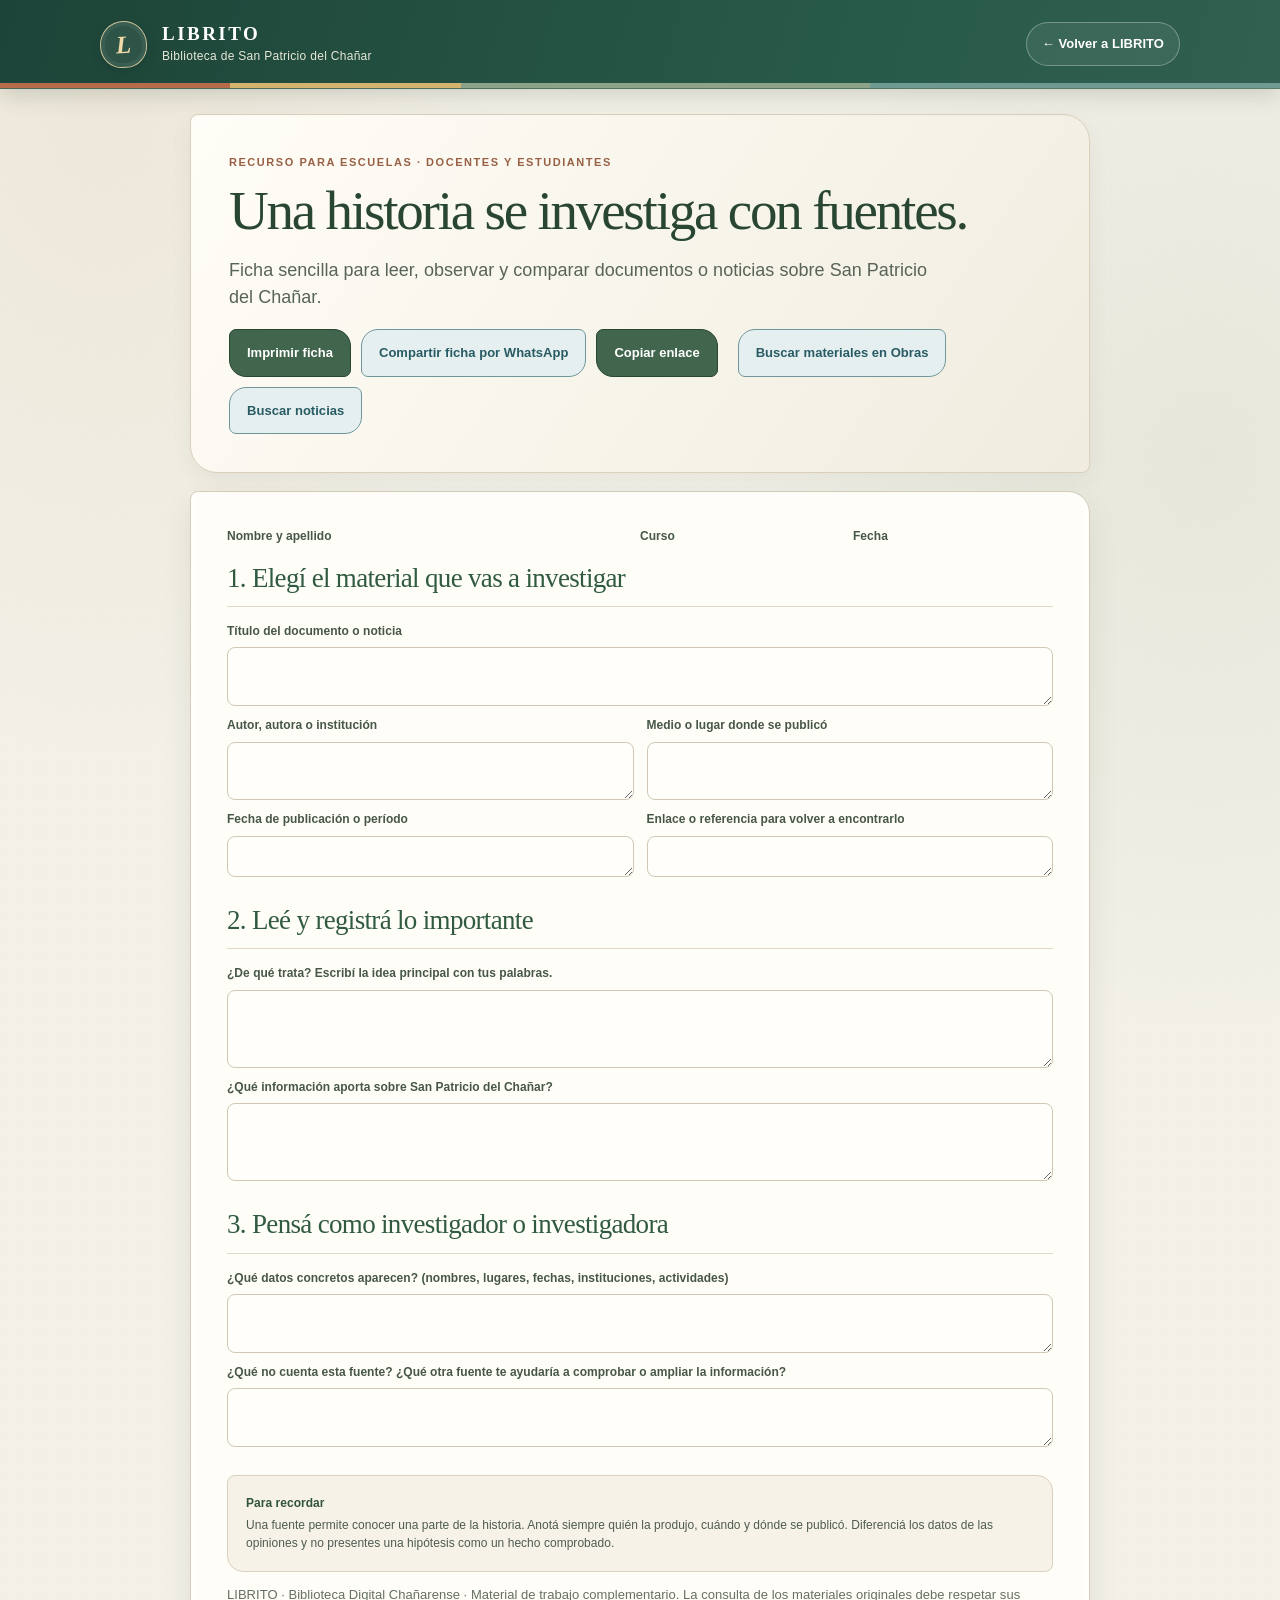
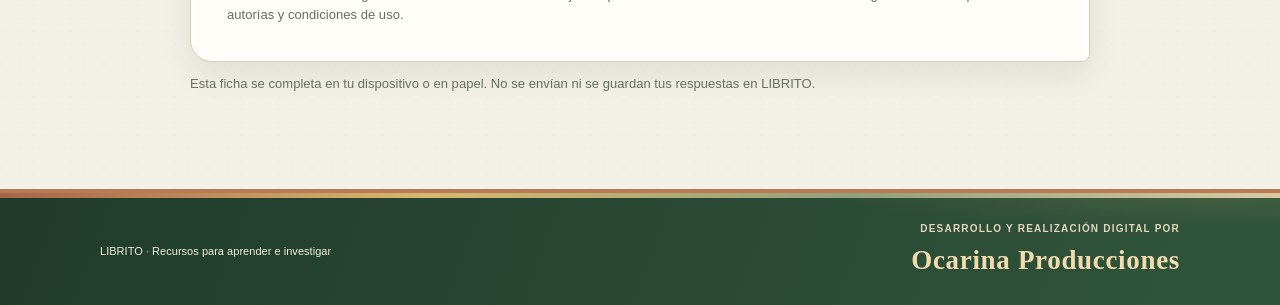
<file: ficha-aula.html>
<!doctype html>
<html lang="es">
<head>
<meta charset="utf-8">
<meta name="viewport" content="width=device-width, initial-scale=1">
<meta name="theme-color" content="#f3efe4">
<meta name="description" content="Ficha imprimible para investigar San Patricio del Chañar con materiales de LIBRITO.">
<meta property="og:type" content="website">
<meta property="og:site_name" content="LIBRITO · Biblioteca Digital Chañarense">
<meta property="og:title" content="Ficha de investigación para el aula · LIBRITO">
<meta property="og:description" content="Una hoja para leer, comparar y registrar fuentes sobre San Patricio del Chañar.">
<meta property="og:url" content="https://eliasmartinezcultural-glitch.github.io/LIBRITO/ficha-aula.html">
<meta property="og:image" content="https://upload.wikimedia.org/wikipedia/commons/b/bf/San_Patricio_del_Cha%C3%B1ar.png">
<title>Ficha de investigación para el aula · LIBRITO</title>
<link rel="stylesheet" href="web/estilos.css?v=20261119-paleta1">
</head>
<body class="ficha-aula">
<a class="salto" href="#contenido">Saltar al contenido</a>
<header class="encabezado"><div class="contenedor encabezado-interior">
<a class="marca" href="./" aria-label="LIBRITO, inicio"><span class="marca-dibujo" aria-hidden="true">L</span><span><strong>LIBRITO</strong><small>Biblioteca de San Patricio del Chañar</small></span></a>
<a class="volver" href="./">← Volver a LIBRITO</a>
</div></header>
<main class="contenedor ficha-contenido" id="contenido">
<section class="ficha-titulo">
<p class="lugar">RECURSO PARA ESCUELAS · DOCENTES Y ESTUDIANTES</p>
<h1>Una historia se investiga con fuentes.</h1>
<p class="bajada">Ficha sencilla para leer, observar y comparar documentos o noticias sobre San Patricio del Chañar.</p>
<div class="ficha-botones"><button type="button" id="imprimir-ficha">Imprimir ficha</button><a href="https://wa.me/?text=Te%20comparto%20la%20ficha%20de%20investigaci%C3%B3n%20para%20el%20aula%20de%20LIBRITO%3A%20https%3A%2F%2Feliasmartinezcultural-glitch.github.io%2FLIBRITO%2Fficha-aula.html" target="_blank" rel="noopener noreferrer">Compartir ficha por WhatsApp</a><button type="button" data-copiar-url="https://eliasmartinezcultural-glitch.github.io/LIBRITO/ficha-aula.html">Copiar enlace</button><span class="estado-copiar" aria-live="polite"></span><a href="obras.html">Buscar materiales en Obras</a><a href="hemeroteca.html">Buscar noticias</a></div>
</section>
<section class="ficha-hoja" aria-label="Ficha para completar">
<div class="ficha-identificacion">
<label>Nombre y apellido <span></span></label><label>Curso <span></span></label><label>Fecha <span></span></label>
</div>
<h2>1. Elegí el material que vas a investigar</h2>
<div class="ficha-campos">
<label>Título del documento o noticia <textarea rows="2"></textarea></label>
<div class="ficha-dos"><label>Autor, autora o institución <textarea rows="2"></textarea></label><label>Medio o lugar donde se publicó <textarea rows="2"></textarea></label></div>
<div class="ficha-dos"><label>Fecha de publicación o período <textarea rows="1"></textarea></label><label>Enlace o referencia para volver a encontrarlo <textarea rows="1"></textarea></label></div>
</div>
<h2>2. Leé y registrá lo importante</h2>
<div class="ficha-campos">
<label>¿De qué trata? Escribí la idea principal con tus palabras. <textarea rows="3"></textarea></label>
<label>¿Qué información aporta sobre San Patricio del Chañar? <textarea rows="3"></textarea></label>
</div>
<h2>3. Pensá como investigador o investigadora</h2>
<div class="ficha-campos">
<label>¿Qué datos concretos aparecen? (nombres, lugares, fechas, instituciones, actividades) <textarea rows="2"></textarea></label>
<label>¿Qué no cuenta esta fuente? ¿Qué otra fuente te ayudaría a comprobar o ampliar la información? <textarea rows="2"></textarea></label>
</div>
<div class="ficha-cierre"><strong>Para recordar</strong><p>Una fuente permite conocer una parte de la historia. Anotá siempre quién la produjo, cuándo y dónde se publicó. Diferenciá los datos de las opiniones y no presentes una hipótesis como un hecho comprobado.</p></div>
<p class="ficha-pie">LIBRITO · Biblioteca Digital Chañarense · Material de trabajo complementario. La consulta de los materiales originales debe respetar sus autorías y condiciones de uso.</p>
</section>
<p class="ficha-aviso">Esta ficha se completa en tu dispositivo o en papel. No se envían ni se guardan tus respuestas en LIBRITO.</p>
</main>
<footer class="pie"><div class="contenedor pie-interior"><span>LIBRITO · Recursos para aprender e investigar</span><span class="pie-creditos"><strong>Desarrollo y realización digital por</strong><b>Ocarina Producciones</b></span></div></footer>
<script src="web/compartir.js?v=20261119-escuelas-compartir1"></script>
<script>
document.getElementById("imprimir-ficha").addEventListener("click", () => window.print());
</script>
</body></html>
</file>
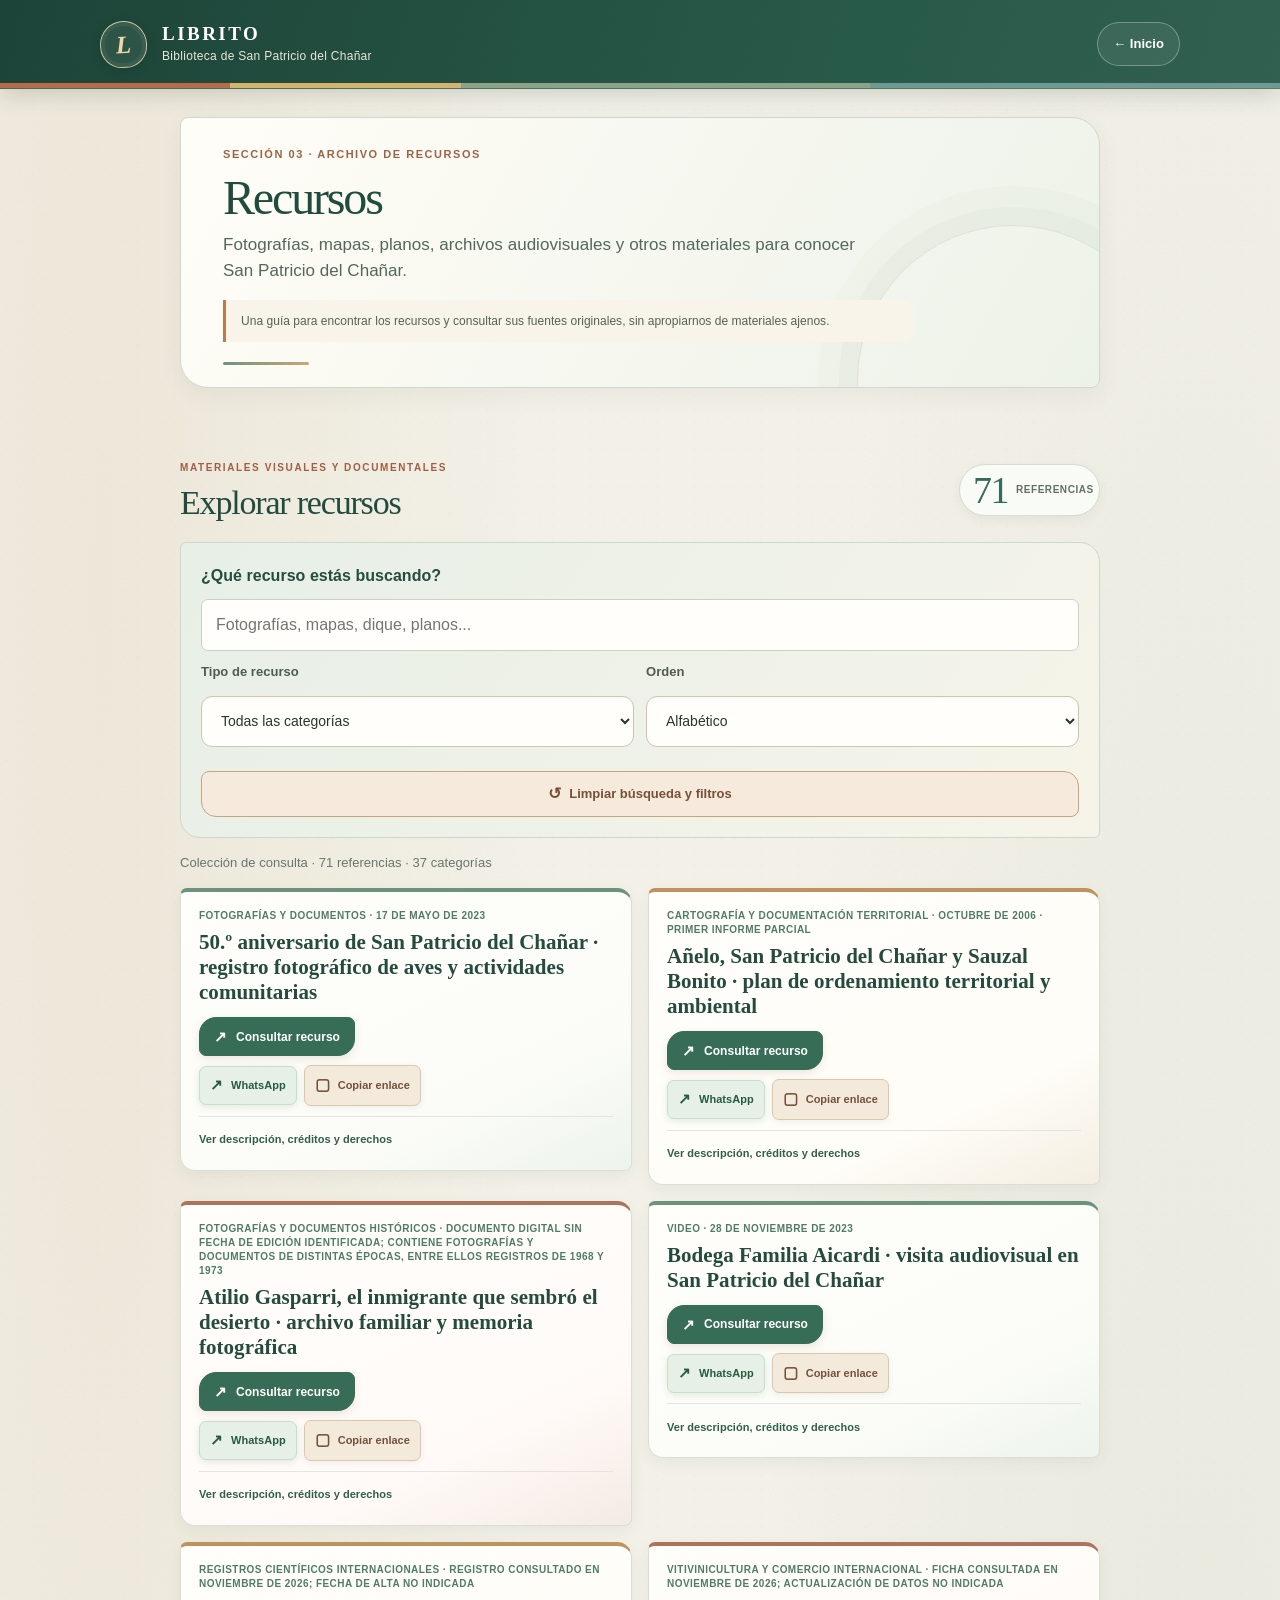
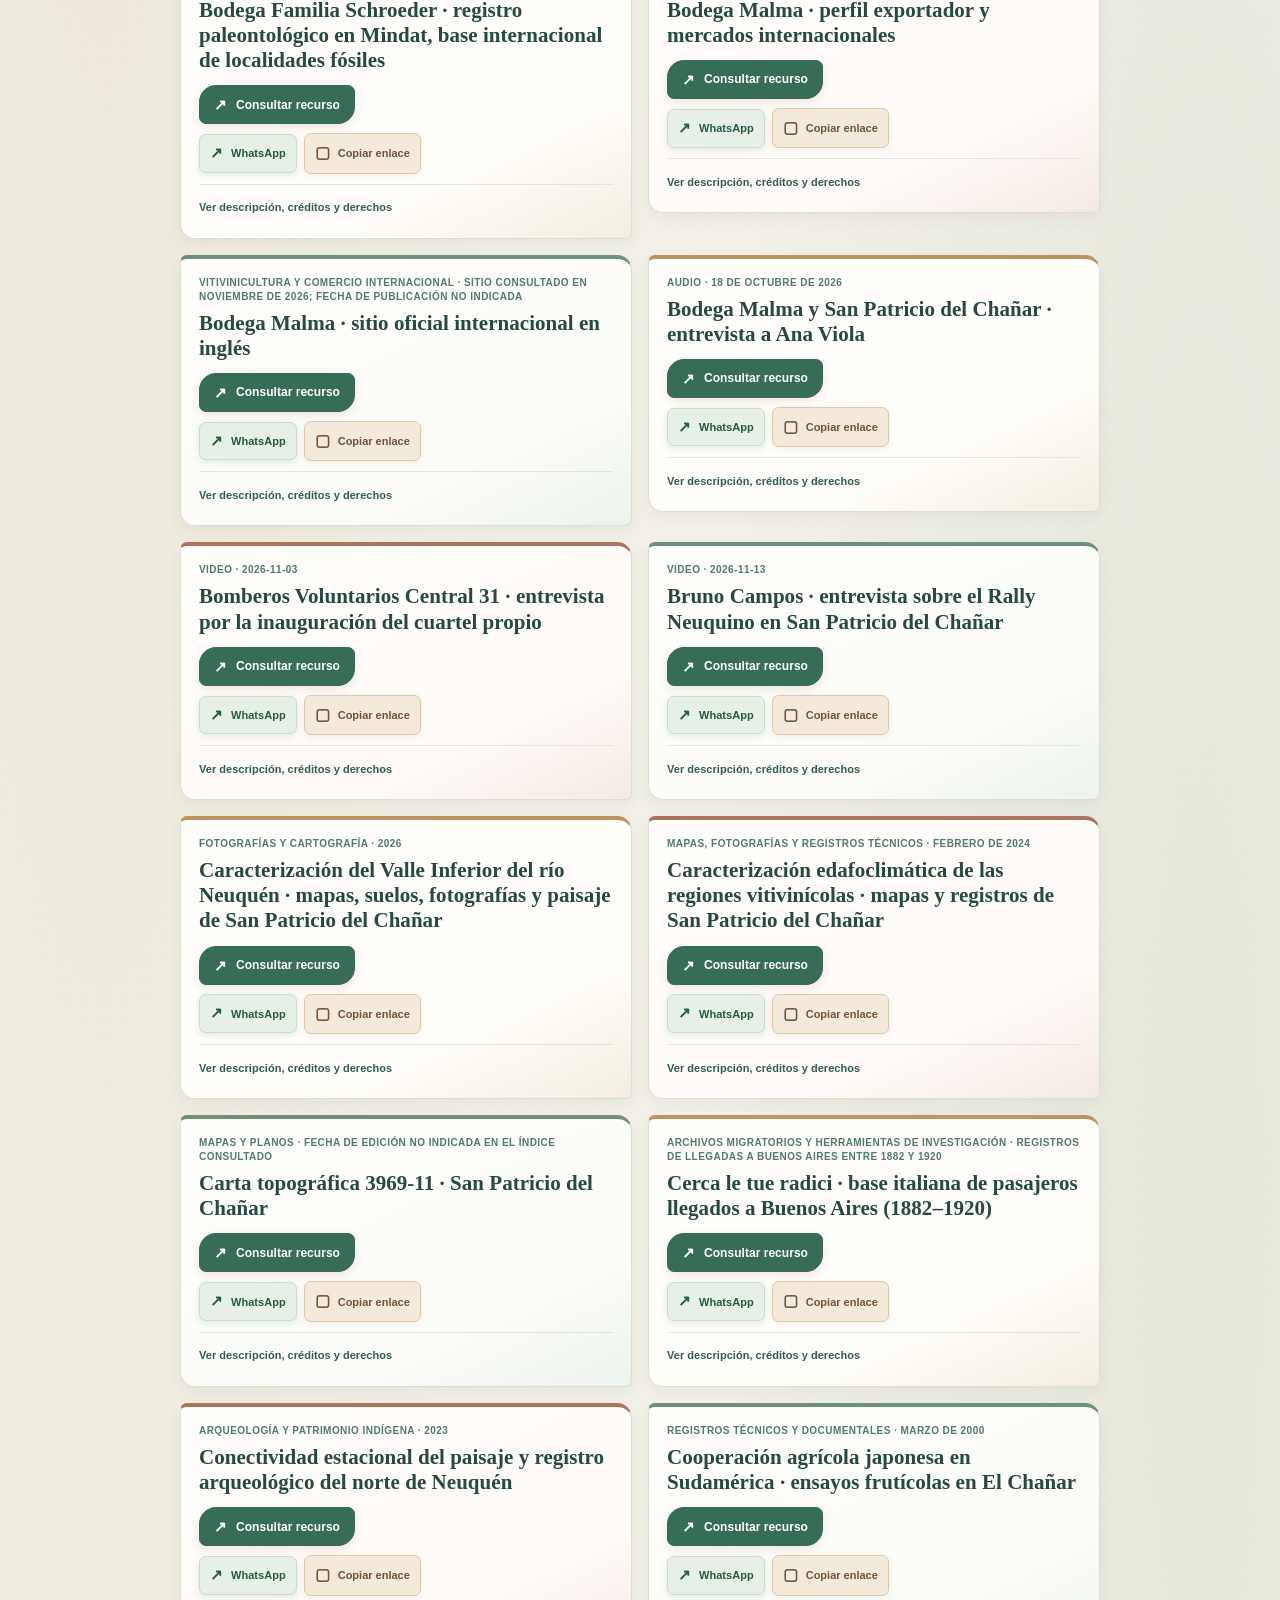
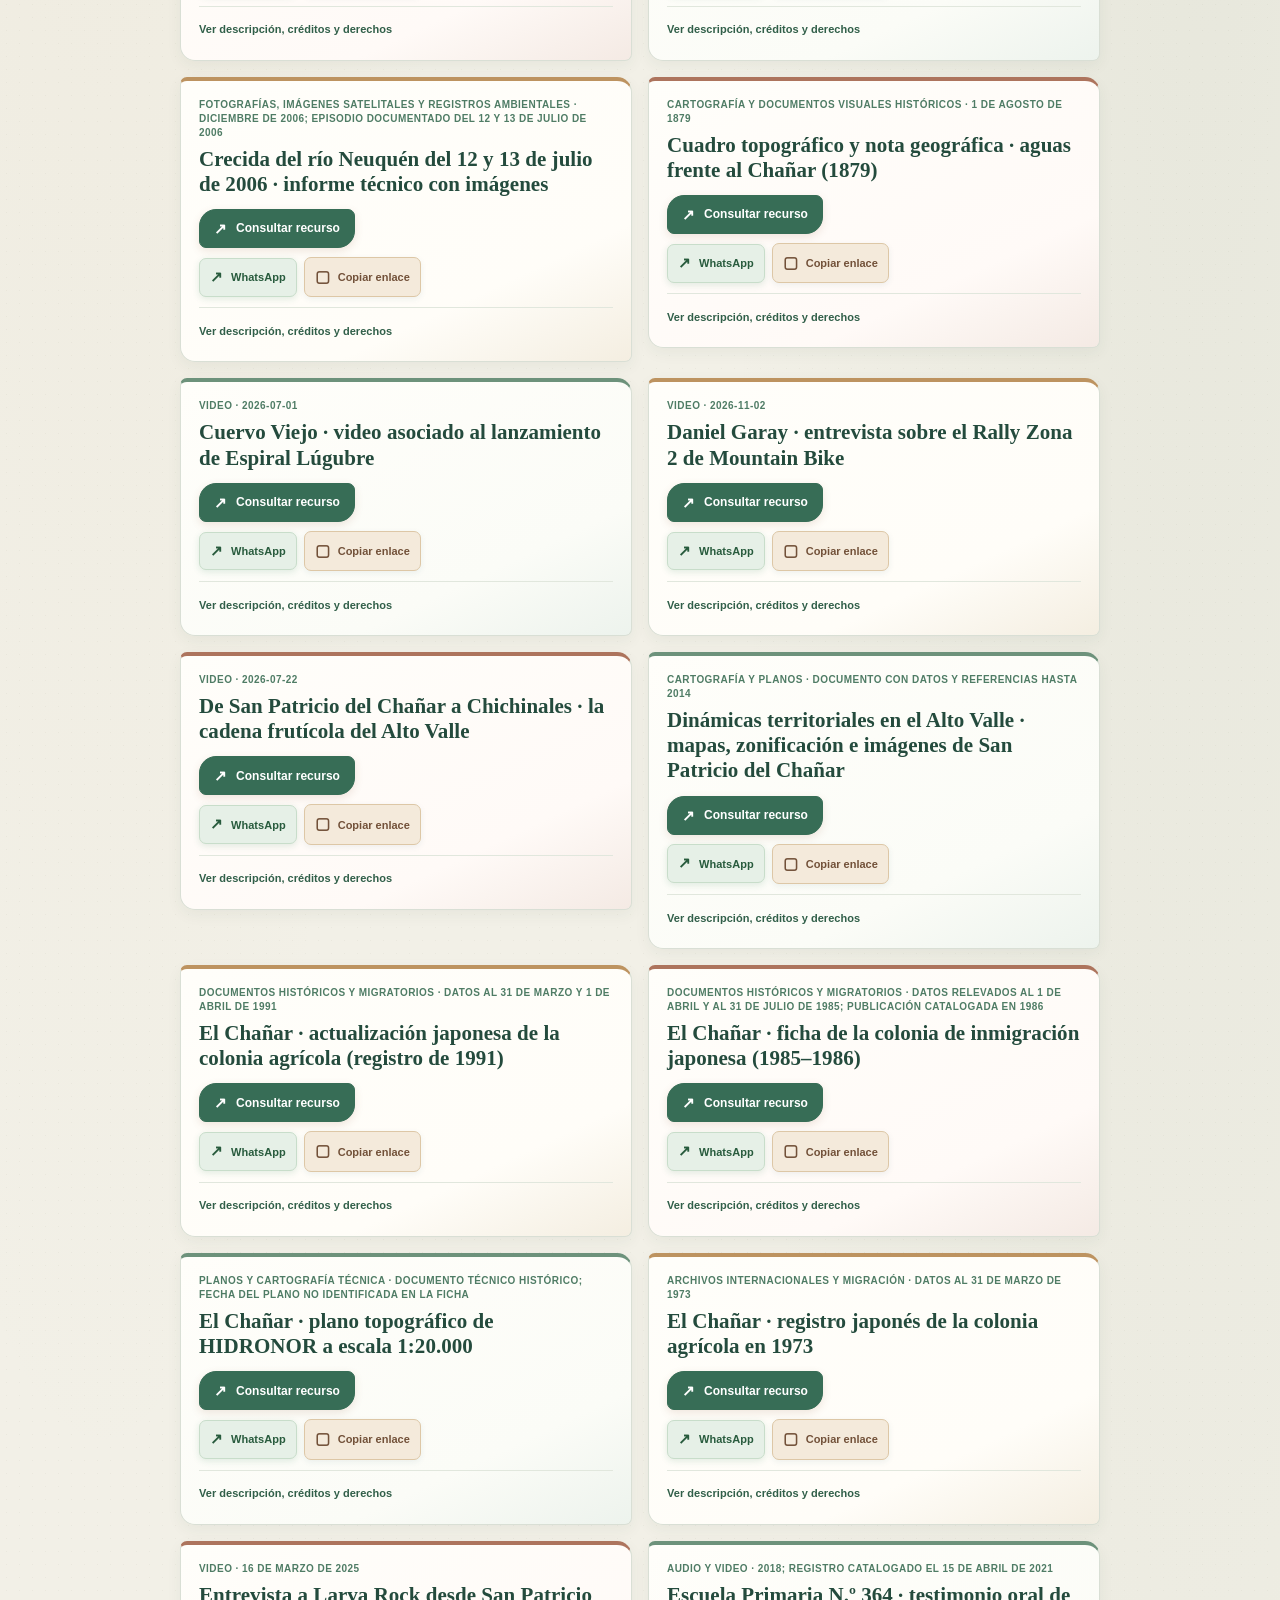
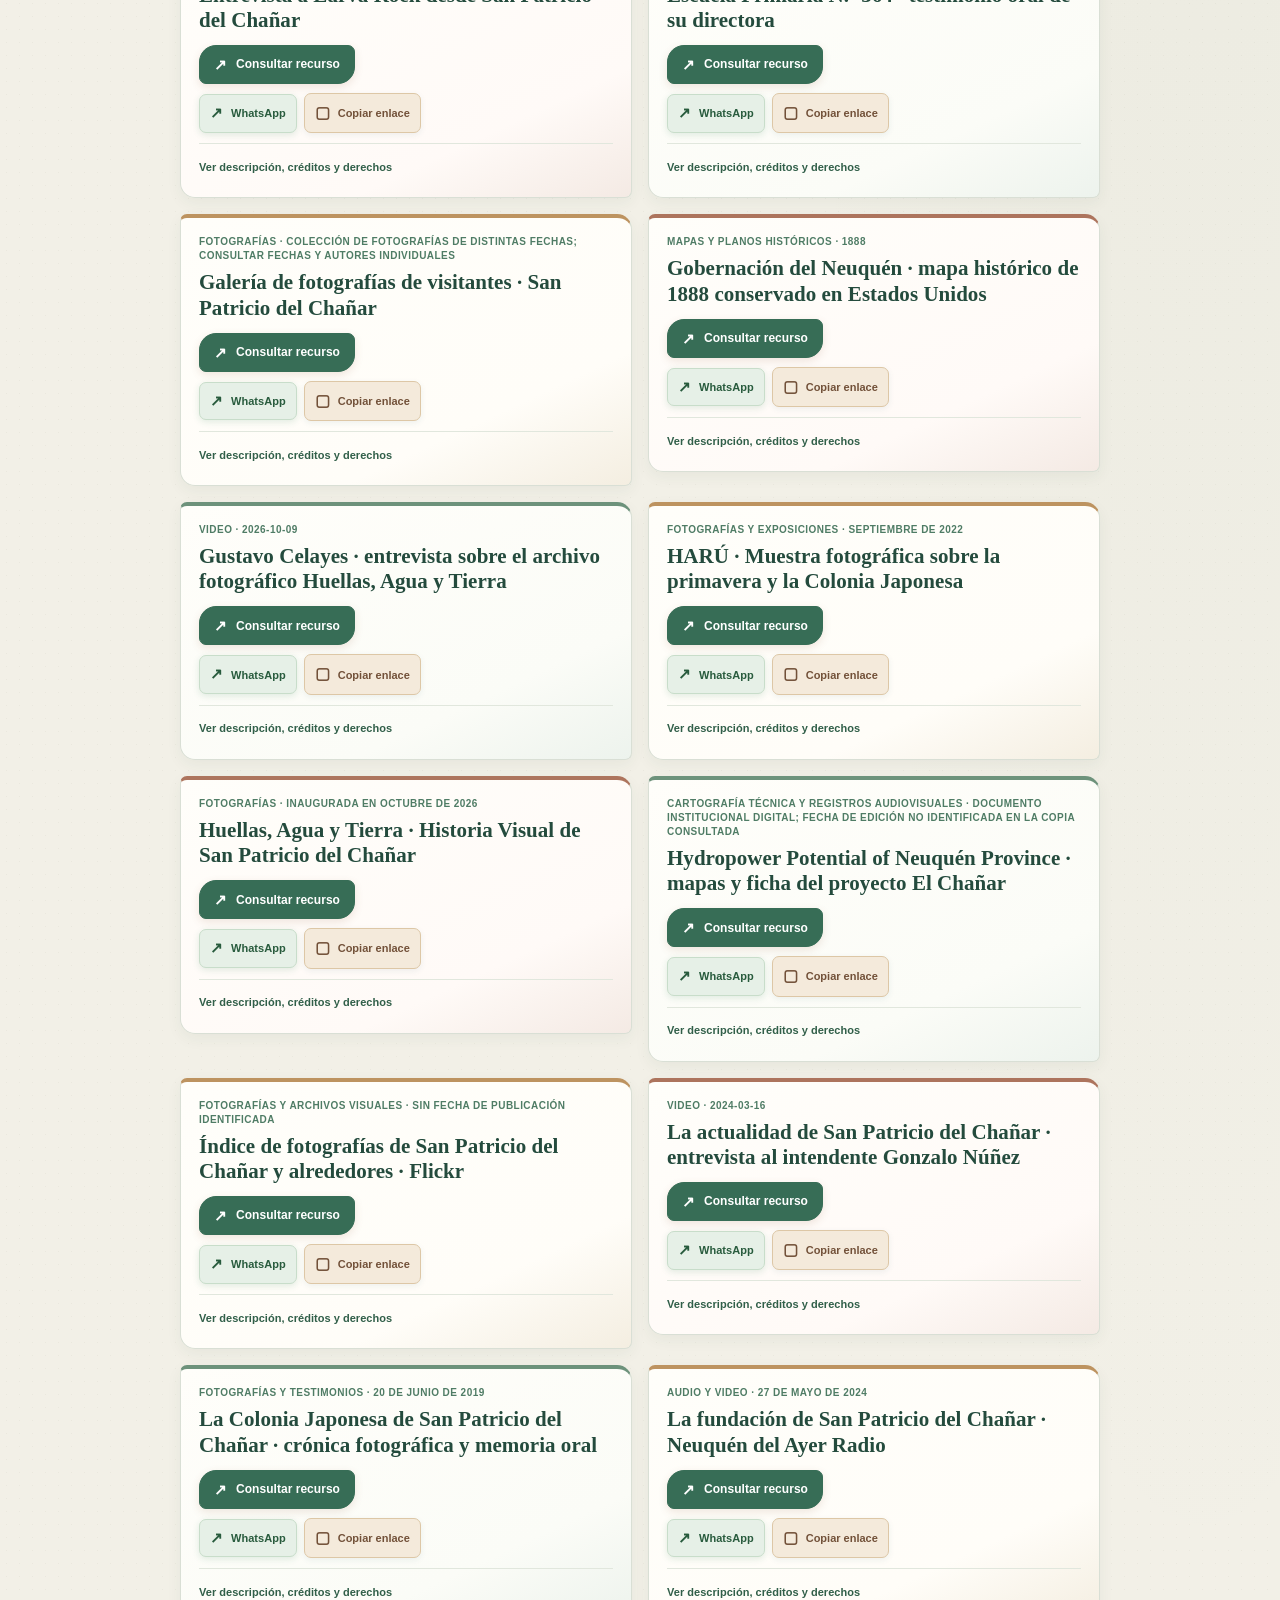
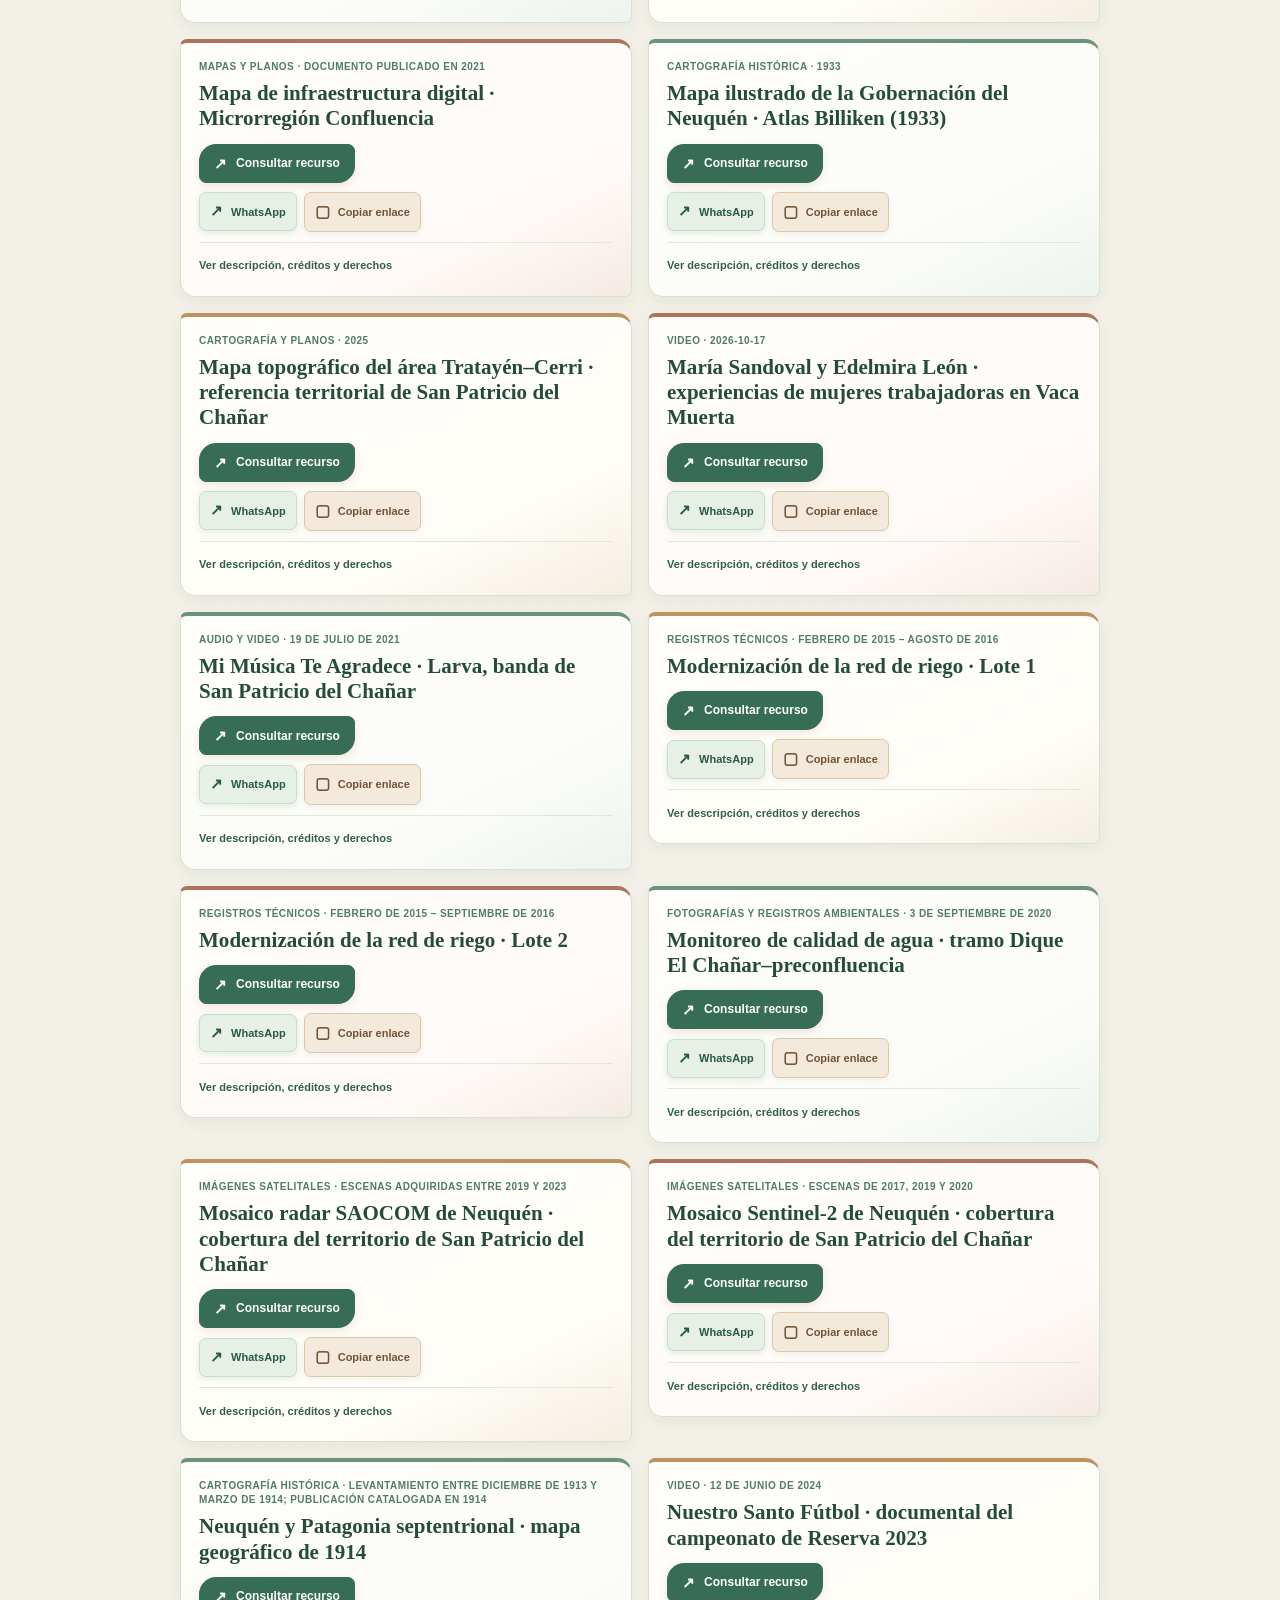
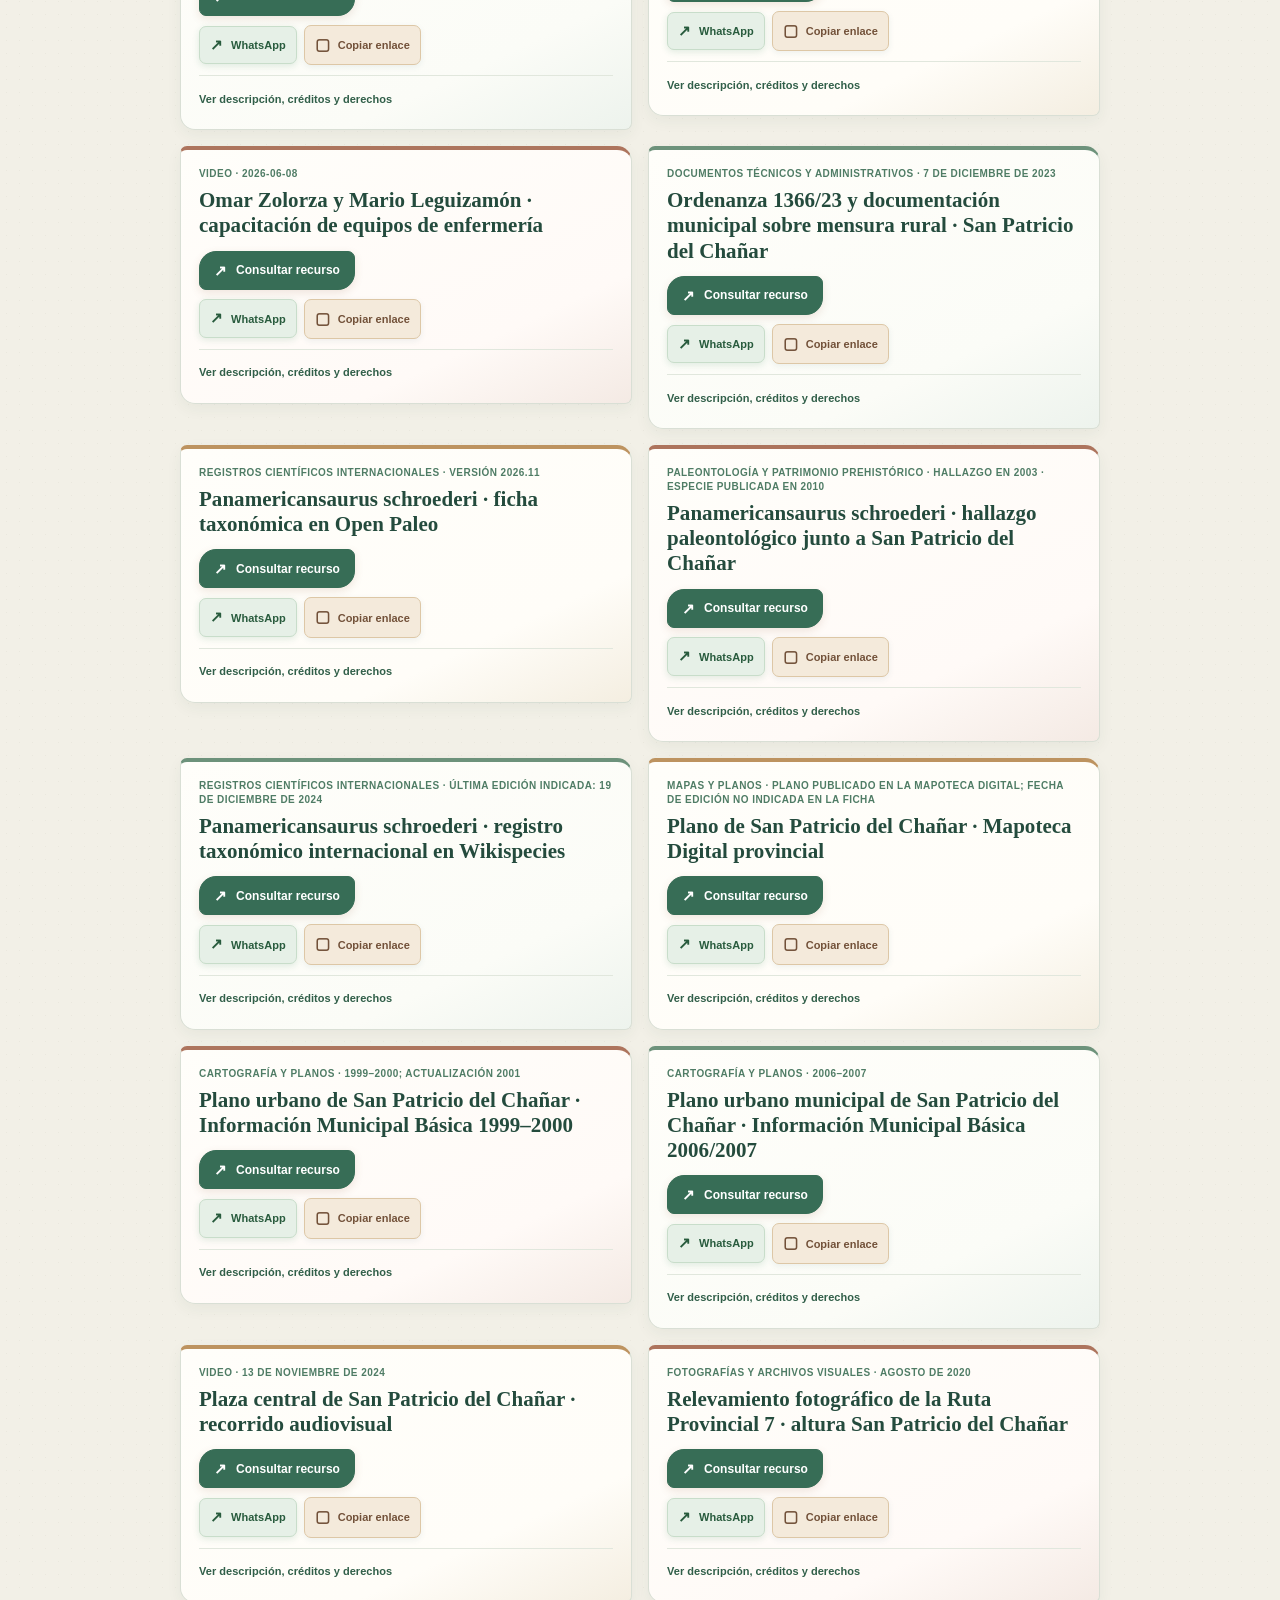
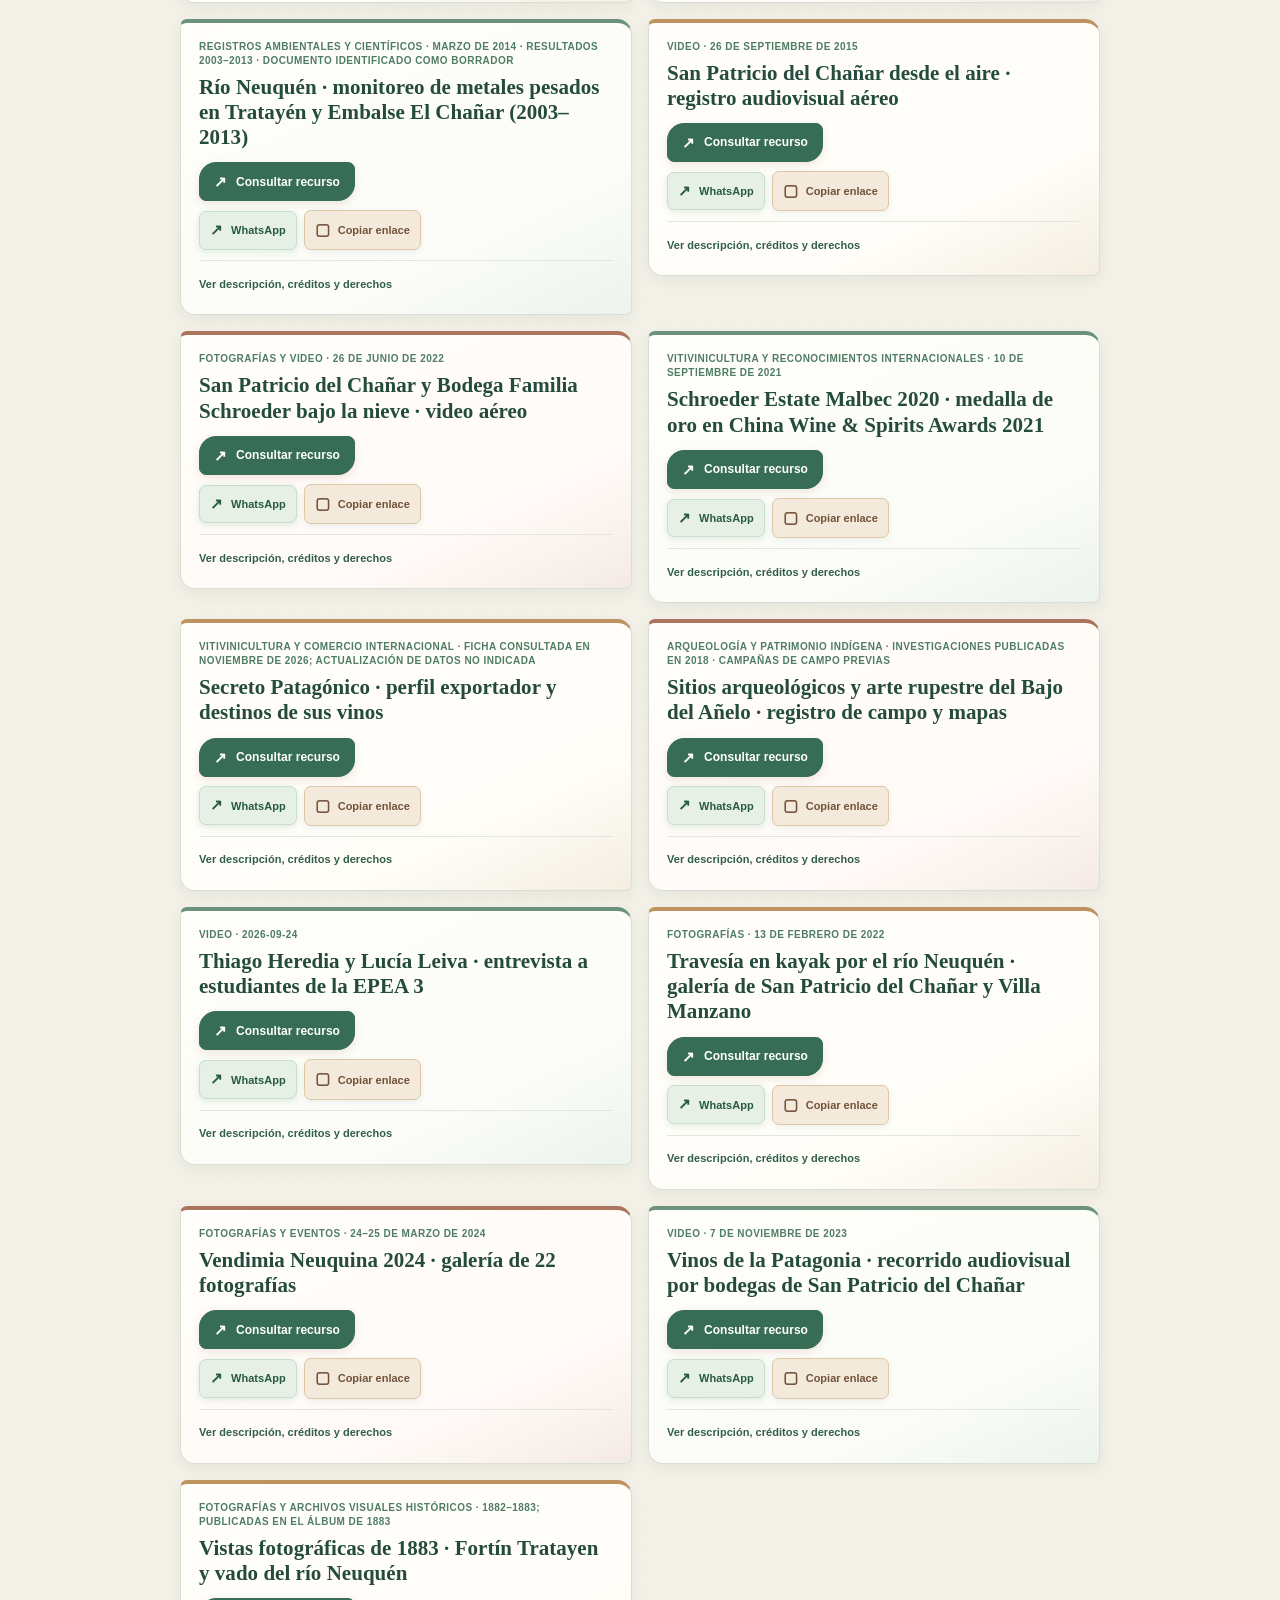
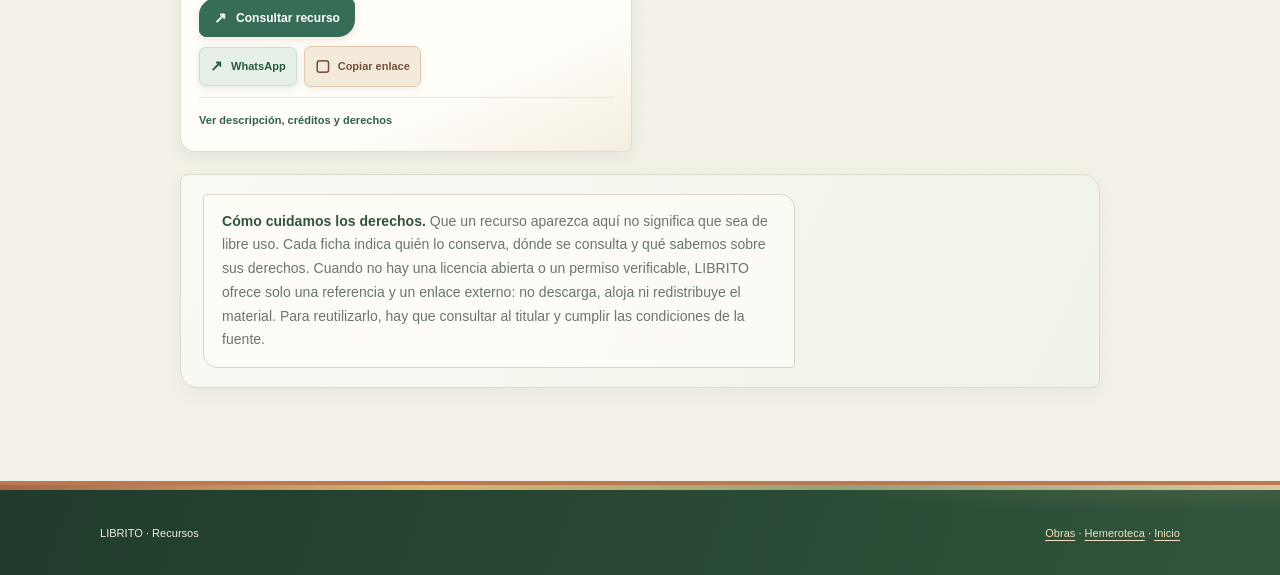
<file: recursos.html>
<!doctype html>
<html lang="es"><head>
<meta charset="utf-8"><meta name="viewport" content="width=device-width, initial-scale=1"><meta name="theme-color" content="#f3efe4">
<meta name="description" content="Descubrí fotografías, mapas, planos y materiales audiovisuales vinculados con San Patricio del Chañar, con sus fuentes, créditos y condiciones de consulta.">
<meta property="og:type" content="website"><meta property="og:locale" content="es_AR"><meta property="og:site_name" content="LIBRITO · Biblioteca Digital Chañarense"><meta property="og:title" content="Recursos · LIBRITO"><meta property="og:description" content="Referencias a fotografías, mapas, planos y archivos audiovisuales sobre San Patricio del Chañar, con información sobre sus fuentes y derechos."><meta property="og:url" content="https://eliasmartinezcultural-glitch.github.io/LIBRITO/recursos.html"><meta property="og:image" content="https://upload.wikimedia.org/wikipedia/commons/b/bf/San_Patricio_del_Cha%C3%B1ar.png"><meta property="og:image:alt" content="Portal de ingreso a San Patricio del Chañar. Imagen de referencia de la localidad."><meta name="twitter:image" content="https://upload.wikimedia.org/wikipedia/commons/b/bf/San_Patricio_del_Cha%C3%B1ar.png"><meta name="twitter:card" content="summary_large_image"><meta name="color-scheme" content="light">
<title>Recursos · LIBRITO</title><link rel="stylesheet" href="web/estilos.css?v=20261120-recursos2"></head>
<body class="seccion-recursos"><a class="salto" href="#contenido">Saltar al contenido</a>
<header class="encabezado"><div class="contenedor encabezado-interior"><a class="marca" href="./" aria-label="LIBRITO, inicio"><span class="marca-dibujo" aria-hidden="true">L</span><span><strong>LIBRITO</strong><small>Biblioteca de San Patricio del Chañar</small></span></a><a class="volver" href="./">← Inicio</a></div></header>
<main class="contenedor pagina-seccion" id="contenido">
<section class="cabecera-seccion cabecera-recursos"><p class="lugar">SECCIÓN 03 · ARCHIVO DE RECURSOS</p><h1>Recursos</h1><p class="bajada">Fotografías, mapas, planos, archivos audiovisuales y otros materiales para conocer San Patricio del Chañar.</p><p class="regla">Una guía para encontrar los recursos y consultar sus fuentes originales, sin apropiarnos de materiales ajenos.</p></section>
<section class="recursos-coleccion" aria-labelledby="titulo-recursos">
<div class="titulo-coleccion"><div><p class="sobrelinea">MATERIALES VISUALES Y DOCUMENTALES</p><h2 id="titulo-recursos">Explorar recursos</h2></div><p class="cantidad"><strong id="total-recursos" aria-live="polite">—</strong><span>referencias</span></p></div>
<div class="recursos-filtros"><label for="buscador-recursos">¿Qué recurso estás buscando?</label><input id="buscador-recursos" type="search" placeholder="Fotografías, mapas, dique, planos..." autocomplete="off" spellcheck="false">
<div class="recursos-controles"><div class="filtro-campo"><label for="filtro-categoria-recursos">Tipo de recurso</label><select id="filtro-categoria-recursos"><option value="">Todas las categorías</option></select></div><div class="filtro-campo"><label for="orden-recursos">Orden</label><select id="orden-recursos"><option value="alfabetico">Alfabético</option><option value="categoria">Por categoría</option></select></div></div>
<button class="hemeroteca-limpiar" id="limpiar-recursos" type="button">Limpiar búsqueda y filtros</button></div>
<p class="recursos-contador" id="contador-recursos" role="status" aria-live="polite">Abriendo los recursos...</p>
<div id="lista-recursos" class="recursos-lista" aria-busy="true"><p class="estado">Un momento, estamos reuniendo las referencias.</p></div></section>
<section class="nota-biblioteca recursos-criterio"><p><strong>Cómo cuidamos los derechos.</strong> Que un recurso aparezca aquí no significa que sea de libre uso. Cada ficha indica quién lo conserva, dónde se consulta y qué sabemos sobre sus derechos. Cuando no hay una licencia abierta o un permiso verificable, LIBRITO ofrece solo una referencia y un enlace externo: no descarga, aloja ni redistribuye el material. Para reutilizarlo, hay que consultar al titular y cumplir las condiciones de la fuente.</p></section>
</main>
<footer class="pie"><div class="contenedor pie-interior"><span>LIBRITO · Recursos</span><span><a href="obras.html">Obras</a> · <a href="hemeroteca.html">Hemeroteca</a> · <a href="./">Inicio</a></span></div></footer>
<script src="web/recursos.js?v=20261120-whatsapp2"></script><script src="web/compartir.js?v=20261119-escuelas-compartir1"></script><noscript><p class="sin-script">Para consultar el índice de recursos, activá JavaScript en tu navegador.</p></noscript></body></html>
</file>
<file: web/estilos.css>
:root{
  --papel:#f4f0e6;--papel-claro:#fbf8f0;--blanco:#fffdf8;
  --tinta:#26372d;--verde:#355c43;--verde-oscuro:#203b2b;
  --verde-suave:#e4eadf;--oliva:#788466;--tierra:#a96745;
  --tierra-claro:#f1e3d7;--oro:#d6b779;--suave:#687269;
  --linea:#ded8c9;--sombra:0 12px 32px rgba(47,57,43,.08);
  --serif:Georgia,"Times New Roman",serif;--sans:Arial,Helvetica,sans-serif
}
*{box-sizing:border-box}
html{scroll-behavior:smooth;scroll-padding-top:22px}
body{margin:0;background:var(--papel);color:var(--tinta);font:17px/1.55 var(--sans);background-image:radial-gradient(rgba(92,105,77,.075) .7px,transparent .7px);background-size:13px 13px}
a{color:var(--verde)}
button,input{font:inherit}
:focus-visible{outline:3px solid #bd754d;outline-offset:4px}
.contenedor{width:min(100% - 48px,1040px);margin-inline:auto}
.salto{position:absolute;left:-10000px;top:8px;z-index:30;padding:12px 16px;background:white;color:#111}
.salto:focus{left:8px}
.encabezado{position:relative;z-index:5;background:var(--verde-oscuro);color:white;box-shadow:0 4px 18px rgba(20,40,28,.15)}
.encabezado:after{content:"";position:absolute;left:0;right:0;bottom:0;height:4px;background:linear-gradient(90deg,var(--tierra) 0 18%,var(--oro) 18% 36%,#81906e 36% 100%)}
.encabezado-interior{min-height:82px;display:flex;align-items:center}
.marca{display:flex;align-items:center;gap:14px;color:white;text-decoration:none}
.marca-dibujo{width:48px;height:48px;border:1px solid rgba(245,232,203,.75);border-radius:15px 15px 15px 4px;display:grid;place-items:center;color:#f3dfb9;font:italic 31px var(--serif);box-shadow:inset 0 0 0 4px rgba(255,255,255,.06);transform:rotate(-3deg)}
.marca strong{display:block;font:700 24px/1 var(--serif);letter-spacing:.09em}
.marca small{display:block;margin-top:5px;color:#e0e8dd;font-size:12px;letter-spacing:.025em}
.presentacion{position:relative;isolation:isolate;overflow:hidden;margin:30px 0 22px;padding:clamp(30px,6vw,66px);border:1px solid #d7d0bd;border-radius:5px 34px 5px 34px;background:linear-gradient(115deg,rgba(255,253,247,.97),rgba(246,241,226,.92)),var(--papel-claro);box-shadow:var(--sombra)}
.presentacion:before{content:"";position:absolute;z-index:-1;right:-55px;top:-105px;width:360px;height:360px;border:1px solid rgba(80,105,75,.16);border-radius:50%;box-shadow:0 0 0 22px rgba(80,105,75,.035),0 0 0 48px rgba(80,105,75,.025)}
.presentacion:after{content:"";position:absolute;z-index:-1;right:45px;bottom:-75px;width:180px;height:180px;border-radius:50%;background:radial-gradient(circle at 35% 35%,rgba(214,183,121,.27),rgba(214,183,121,0) 70%)}
.lugar,.sobrelinea{margin:0 0 10px;color:var(--tierra);font-size:11px;font-weight:800;letter-spacing:.16em}
h1,h2,h3,p{margin-top:0}
h1{max-width:720px;margin-bottom:16px;color:var(--verde-oscuro);font:normal clamp(38px,6vw,62px)/1.04 var(--serif);letter-spacing:-.035em}
.bajada{max-width:620px;margin-bottom:17px;color:#566257;font:normal clamp(16px,2vw,19px)/1.6 var(--sans)}
.regla{max-width:680px;margin:0;padding:12px 16px;border-left:3px solid var(--tierra);border-radius:0 10px 10px 0;background:rgba(233,225,207,.55);color:#4f5d52;font-size:13px}
.puertas{display:grid;grid-template-columns:repeat(4,minmax(0,1fr));gap:13px;padding:0 0 34px}
.puerta{position:relative;overflow:hidden;min-height:142px;padding:18px 17px 16px;border:1px solid #dcd4c3;border-radius:5px 20px 5px 20px;background:var(--blanco);color:var(--tinta);text-decoration:none;display:flex;flex-direction:column;align-items:flex-start;justify-content:flex-end;box-shadow:0 5px 16px rgba(47,57,43,.045);transition:transform .2s,box-shadow .2s,border-color .2s}
.puerta:before{content:"";position:absolute;right:-23px;top:-29px;width:95px;height:95px;border:1px solid rgba(77,105,76,.18);border-radius:50%;box-shadow:0 0 0 10px rgba(77,105,76,.035),0 0 0 22px rgba(77,105,76,.025)}
.puerta:after{content:"↗";position:absolute;right:15px;bottom:14px;color:#9b7857;font-size:18px;opacity:.75}
.puerta:hover{transform:translateY(-4px);box-shadow:0 13px 25px rgba(47,57,43,.1);border-color:#a8b29e}
.puerta-numero{position:absolute;top:15px;left:17px;color:var(--tierra);font-size:11px;font-weight:800;letter-spacing:.12em}
.puerta-titulo{margin-top:8px;color:var(--verde-oscuro);font:normal clamp(21px,2.5vw,27px)/1.1 var(--serif)}
.puerta-ayuda{max-width:145px;margin-top:6px;color:var(--suave);font-size:12px;line-height:1.35}
.puerta:nth-child(2){background:linear-gradient(145deg,#f8f0e3,#fffdf8)}
.puerta:nth-child(3){background:linear-gradient(145deg,#edf1e8,#fffdf8)}
.puerta:nth-child(4){background:linear-gradient(145deg,#f3e7dc,#fffdf8)}
.coleccion{padding:35px 0 48px;border-top:1px solid rgba(185,174,151,.6)}
.titulo-coleccion{display:flex;align-items:end;justify-content:space-between;gap:14px;margin-bottom:19px}
.sobrelinea{margin-bottom:6px;font-size:10px}
h2{margin:0;color:var(--verde-oscuro);font:normal clamp(30px,4vw,42px)/1.12 var(--serif);letter-spacing:-.025em}
.cantidad{display:flex;align-items:baseline;gap:6px;margin:0 0 2px;padding:8px 14px;border:1px solid var(--linea);border-radius:30px;background:var(--blanco);color:var(--suave);white-space:nowrap}
.cantidad strong{color:var(--verde);font:normal 27px/1 var(--serif)}
.cantidad span{font-size:11px}
.buscador-zona,.hemeroteca-filtros{padding:18px 19px;background:linear-gradient(120deg,#e8ebdf,#f0ecdf);border:1px solid #d4d9ca;border-radius:5px 18px 5px 18px;margin-bottom:15px}
.buscador-zona label,.hemeroteca-filtros label{display:block;margin-bottom:8px;color:var(--verde-oscuro);font:normal 19px var(--serif)}
.buscador-fila{display:flex;gap:8px}
.buscador-zona input,.hemeroteca-filtros input{width:100%;min-width:0;min-height:54px;padding:12px 16px;border:1px solid #c7cdbf;border-radius:9px;background:var(--blanco);color:var(--tinta);font-size:16px;box-shadow:inset 0 1px 2px rgba(30,50,30,.04)}
.buscador-zona input:focus,.hemeroteca-filtros input:focus{border-color:var(--verde);outline:3px solid rgba(83,117,84,.15)}
.buscador-zona input::placeholder,.hemeroteca-filtros input::placeholder{color:#7a8378;opacity:1}
.limpiar{min-width:82px;min-height:50px;padding:7px 12px;border:1px solid var(--verde);border-radius:9px;background:var(--blanco);color:var(--verde-oscuro);font-size:13px;font-weight:700;cursor:pointer}
.ayuda-busqueda{margin:7px 0 0;color:var(--suave);font-size:12px}
.contador,.hemeroteca-contador{margin:0 0 12px;color:var(--suave);font-size:12px}
.lista-documentos,.hemeroteca-lista{display:grid;grid-template-columns:repeat(2,minmax(0,1fr));gap:13px}
.grupo-titulo{grid-column:1/-1;margin:14px 0 -7px;padding:14px 0 0;color:var(--verde-oscuro);font:normal 28px/1.15 var(--serif);scroll-margin-top:15px}
.grupo-titulo:before{content:"";display:inline-block;width:23px;height:3px;margin:0 10px 7px 0;background:var(--tierra)}
.grupo-titulo.grupo-externo{margin-top:25px;padding-top:23px;border-top:1px solid var(--linea)}
.grupo-ayuda{grid-column:1/-1;margin:0 0 3px;color:var(--suave);font-size:13px}
.documento,.noticia{position:relative;min-width:0;padding:20px 19px 18px;background:var(--blanco);border:1px solid #e0dacd;border-radius:5px 18px 5px 18px;box-shadow:0 5px 18px rgba(47,57,43,.045);transition:transform .18s,box-shadow .18s}
.documento:hover,.noticia:hover{transform:translateY(-2px);box-shadow:0 12px 25px rgba(47,57,43,.09)}
.documento{border-top:3px solid var(--verde)}
.noticia{border-top:3px solid var(--tierra)}
.documento-meta,.noticia-meta{margin:0 0 9px;color:var(--tierra);font-size:10px;font-weight:800;letter-spacing:.08em;text-transform:uppercase}
.documento-titulo,.noticia h3{margin:0 0 8px;color:var(--verde-oscuro);font:normal 23px/1.18 var(--serif);overflow-wrap:anywhere}
.documento-firma{margin:0 0 8px;color:#667268;font-size:12px}
.documento-descripcion,.noticia p{margin:0 0 12px;color:#465349;font-size:13px;line-height:1.55}
.estado-acceso{margin:0 0 10px;font-size:11px;font-weight:700}
.estado-acceso.local{color:#28543a}.estado-acceso.externo{color:#80573e}
.documento-acciones{display:flex;flex-wrap:wrap;gap:8px}
.accion{display:inline-flex;align-items:center;justify-content:center;min-height:44px;padding:10px 16px;border:1px solid var(--verde);border-radius:8px;background:var(--verde);color:white;text-align:center;text-decoration:none;font-size:13px;line-height:1.25;font-weight:700;transition:background .15s,transform .15s}
.accion:hover{background:var(--verde-oscuro);transform:translateY(-1px)}
.documento-detalle{margin-top:12px;padding-top:9px;border-top:1px solid #e8e2d7}
.documento-detalle summary{min-height:34px;display:flex;align-items:center;cursor:pointer;color:#435447;font-size:12px;font-weight:700}
.documento-detalle p{margin:6px 0 0;color:var(--suave);font-size:12px;line-height:1.5;overflow-wrap:anywhere}
.documento-detalle a{color:var(--verde);font-weight:700;text-underline-offset:3px}
.estado{grid-column:1/-1;margin:0;padding:25px 18px;background:var(--blanco);border:1px dashed #cfc8b8;border-radius:6px 18px 6px 18px;color:var(--suave);font-size:14px;text-align:center}
.estado strong{display:block;margin-bottom:5px;color:var(--verde-oscuro);font:normal 21px var(--serif)}
.estado p{margin:0}
.reintentar{min-height:44px;margin-top:12px;padding:8px 16px;border:0;border-radius:8px;background:var(--verde);color:white;font-weight:700;cursor:pointer}
.hemeroteca{position:relative;margin-top:5px;padding:39px 0 43px;border-top:1px solid rgba(185,174,151,.7);scroll-margin-top:15px}
.hemeroteca:before{content:"";position:absolute;z-index:-1;inset:15px -24px 0;border-radius:5px 30px 5px 30px;background:linear-gradient(130deg,rgba(238,226,210,.65),rgba(248,244,234,.25))}
.hemeroteca-intro{max-width:690px;margin:10px 0 18px;color:var(--suave);font-size:14px}
.hemeroteca-filtros{margin-top:14px;background:linear-gradient(120deg,#f0e4d8,#f5eee4);border-color:#e0cdbd}
.hemeroteca-lista{grid-template-columns:repeat(2,minmax(0,1fr))}
.hemeroteca-nota{margin:16px 0 0;padding:12px 15px;border-left:3px solid var(--tierra);background:rgba(255,253,248,.72);color:var(--suave);font-size:12px;line-height:1.55}
.nota-biblioteca{padding:18px 0 27px;border-top:1px solid var(--linea)}
.nota-biblioteca p{max-width:780px;margin:0;padding:15px 18px;border:1px solid #ddd4c2;border-radius:4px 14px 4px 14px;background:rgba(255,253,248,.72);color:var(--suave);font-size:12px;line-height:1.55}
.nota-biblioteca strong{color:var(--verde-oscuro)}
.pie{position:relative;background:var(--verde-oscuro);color:white}
.pie:before{content:"";display:block;height:4px;background:linear-gradient(90deg,var(--tierra),var(--oro),#81906e)}
.pie-interior{min-height:72px;display:flex;align-items:center;justify-content:space-between;gap:8px;flex-wrap:wrap;padding-block:14px}
.pie-interior span{font-size:11px;color:#e9eee7}
.sin-script{margin:0;padding:15px;background:white;color:#222;text-align:center}
[hidden]{display:none!important}
@media(max-width:760px){
 .contenedor{width:min(100% - 32px,640px)}
 .presentacion{margin:20px 0 16px;padding:30px 25px;border-radius:5px 24px 5px 24px}
 .presentacion:before{right:-140px}
 h1{font-size:clamp(36px,8vw,49px)}
 .puertas{grid-template-columns:repeat(2,minmax(0,1fr));gap:10px;padding-bottom:27px}
 .puerta{min-height:125px;padding:15px}
 .puerta-titulo{font-size:24px}
 .coleccion{padding:29px 0 36px}
 .lista-documentos,.hemeroteca-lista{grid-template-columns:1fr}
 .documento,.noticia{padding:18px 17px}
 .documento-titulo,.noticia h3{font-size:22px}
 .hemeroteca{padding:31px 0 35px}
 .hemeroteca:before{inset:12px -12px 0}
}
@media(max-width:390px){
 .contenedor{width:calc(100% - 26px)}
 .encabezado-interior{min-height:72px}
 .marca-dibujo{width:42px;height:42px}
 .marca strong{font-size:22px}
 .marca small{font-size:11px}
 .presentacion{padding:25px 19px}
 h1{font-size:36px}
 .bajada{font-size:15px}
 .regla{font-size:12px;padding:10px 12px}
 .puerta{min-height:116px;padding:13px}
 .puerta-titulo{font-size:21px}
 .puerta-ayuda{font-size:11px}
 .titulo-coleccion{align-items:flex-start;flex-direction:column;gap:9px}
 .cantidad{padding:6px 12px}
 .buscador-zona,.hemeroteca-filtros{padding:14px}
 .buscador-fila{gap:5px}
 .buscador-zona input,.hemeroteca-filtros input{min-height:50px;padding-inline:12px;font-size:15px}
 .limpiar{min-width:70px}
 .documento-acciones{display:grid;grid-template-columns:1fr}
 .accion{width:100%;min-height:46px}
 .pie-interior{align-items:flex-start;flex-direction:column;gap:3px}
}
@media(prefers-reduced-motion:reduce){html{scroll-behavior:auto}*,*:before,*:after{transition:none!important;scroll-behavior:auto!important}}
@media print{
 body{background:white;color:black}
 .encabezado,.presentacion,.puertas,.buscador-zona,.hemeroteca-filtros,.contador,.hemeroteca-contador,.nota-biblioteca,.pie,.documento-acciones{display:none!important}
 .coleccion,.hemeroteca{padding:0}
 .documento,.noticia{break-inside:avoid;border:1px solid #999;margin-bottom:8px;box-shadow:none}
 .documento-detalle{display:block}
}

/* Arquitectura de dos secciones: portada y espacios independientes */
.encabezado-interior{justify-content:space-between;gap:14px}
.volver{display:inline-flex;align-items:center;justify-content:center;min-height:42px;padding:8px 14px;border:1px solid rgba(255,255,255,.35);border-radius:7px;color:#fff;text-decoration:none;font-size:13px;font-weight:700}
.volver:hover{background:rgba(255,255,255,.1)}
.inicio-presentacion{margin-top:34px;padding-block:clamp(38px,7vw,78px)}
.puertas-principales{grid-template-columns:repeat(2,minmax(0,1fr));gap:18px;padding:0 0 34px}
.puertas-principales .puerta{min-height:245px;padding:28px;border-radius:7px 30px 7px 30px}
.puertas-principales .puerta-titulo{font-size:clamp(34px,5vw,48px);margin-top:12px}
.puertas-principales .puerta-ayuda{max-width:300px;font-size:15px;line-height:1.5}
.puertas-principales .puerta-numero{top:25px;left:28px}
.puerta-entrada{display:flex;align-items:center;gap:10px;margin-top:19px;color:var(--verde);font-size:14px;font-weight:800}
.puerta-entrada span{font-size:22px;transition:transform .18s}
.puerta:hover .puerta-entrada span{transform:translateX(5px)}
.puertas-principales .puerta:after{right:26px;bottom:24px;font-size:22px;opacity:.2}
.puerta-obras{background:linear-gradient(135deg,#f8f4e9,#e9eee4)!important}
.puerta-hemeroteca{background:linear-gradient(135deg,#f7eee4,#efe2d7)!important}
.nota-inicio{margin:10px 0 34px}
.pagina-seccion{max-width:920px}
.cabecera-seccion{margin:30px 0 8px;padding:34px 0 27px;border-bottom:1px solid var(--linea)}
.cabecera-seccion h1{margin-bottom:12px;font-size:clamp(42px,7vw,60px)}
.cabecera-seccion .bajada{max-width:700px}
.pagina-seccion .coleccion{border-top:0;padding-top:28px}
.pagina-seccion .hemeroteca{margin-top:0;padding-top:28px}
.seccion-hemeroteca .cabecera-hemeroteca{border-bottom-color:#dfcbb9}
.seccion-hemeroteca .hemeroteca-filtros{background:linear-gradient(120deg,#f0e4d8,#f7f0e7);border-color:#e0cdbd}
.seccion-hemeroteca .noticia{background:#fffdfa}
.pie-interior a{color:#f3dfb9;text-underline-offset:3px}
@media(max-width:650px){
 .inicio-presentacion{margin-top:20px}
 .puertas-principales{grid-template-columns:1fr;gap:11px}
 .puertas-principales .puerta{min-height:190px;padding:23px}
 .puertas-principales .puerta-numero{top:20px;left:23px}
 .puertas-principales .puerta-titulo{font-size:36px}
 .puertas-principales .puerta-ayuda{font-size:14px}
 .cabecera-seccion{margin-top:20px;padding:25px 0 22px}
 .volver{min-height:38px;padding:7px 10px;font-size:12px}
}

/* Personalización cromática sutil: conserva la estructura y la composición existentes. */
.seccion-obras .documento{border-color:#e5dece;background:linear-gradient(180deg,#fffdf8 0%,#fffefa 100%)}
.seccion-obras .documento:nth-of-type(4n+1){border-top-color:#6e8664}
.seccion-obras .documento:nth-of-type(4n+2){border-top-color:#b47b55}
.seccion-obras .documento:nth-of-type(4n+3){border-top-color:#b5a06b}
.seccion-obras .documento:nth-of-type(4n){border-top-color:#7d9991}
.seccion-obras .grupo-titulo:before{background:linear-gradient(90deg,var(--tierra),var(--oro))}
.seccion-hemeroteca .noticia{border-color:#e4d9cc;background:linear-gradient(180deg,#fffdfa 0%,#fffaf4 100%)}
.seccion-hemeroteca .noticia:nth-of-type(3n+1){border-top-color:#a96745}
.seccion-hemeroteca .noticia:nth-of-type(3n+2){border-top-color:#8a9a75}
.seccion-hemeroteca .noticia:nth-of-type(3n){border-top-color:#c39b62}
.seccion-hemeroteca .noticia-meta{color:#946044}

/* Acabado editorial de la colección de Obras: solo presentación, sin cambios funcionales. */
.seccion-obras .cabecera-seccion{position:relative}
.seccion-obras .cabecera-seccion:after{content:"";display:block;width:86px;height:3px;margin-top:20px;border-radius:3px;background:linear-gradient(90deg,var(--tierra),var(--oro),var(--oliva))}
.seccion-obras .documento{background:linear-gradient(155deg,#fffefa 0%,#fffdf8 72%,#f8f5ec 100%);border-radius:7px 20px 7px 20px}
.seccion-obras .documento-meta{display:inline-flex;max-width:100%;padding:5px 9px;border:1px solid #e8decd;border-radius:30px;background:#f7f0e4;color:#875b40;letter-spacing:.055em}
.seccion-obras .documento:has(.estado-acceso.local){border-left:4px solid #6e8664;background:linear-gradient(145deg,#f0f5eb 0%,#fffdf8 78%)}
.seccion-obras .documento:focus-within{outline:2px solid rgba(110,134,100,.38);outline-offset:2px}
.seccion-obras .estado-acceso{display:inline-block;padding:5px 9px;border-radius:30px;background:#edf1e8}
.seccion-obras .estado-acceso.externo{background:#f5eee5;color:#80573e}
.seccion-obras .estado-acceso.local{background:#e5eee0;color:#28543a}
.seccion-obras .grupo-ayuda{padding:8px 12px;border-left:2px solid #c7b58f;border-radius:0 8px 8px 0;background:rgba(248,245,236,.8)}
@media(max-width:650px){
 .seccion-obras .documento{padding:19px 17px}
 .seccion-obras .documento-meta{font-size:10px}
}

/* Hemeroteca cronológica: presentación anual y tarjetas preparadas para imágenes autorizadas. */
.seccion-hemeroteca .hemeroteca-lista{position:relative;grid-template-columns:repeat(2,minmax(0,1fr));gap:15px}
.seccion-hemeroteca .hemeroteca-anio{grid-column:1/-1;position:relative;margin:24px 0 -2px;padding:13px 16px 13px 22px;border-left:4px solid var(--tierra);border-bottom:1px solid #dfd3c4;border-radius:0 12px 0 0;background:linear-gradient(90deg,#efe5d9 0%,rgba(248,244,236,.55) 75%,transparent 100%);color:var(--verde-oscuro);font:normal 29px/1.1 var(--serif);letter-spacing:-.02em;scroll-margin-top:12px}
.seccion-hemeroteca .hemeroteca-anio:first-child{margin-top:5px}
.seccion-hemeroteca .noticia{display:flex;flex-direction:column;align-items:flex-start;min-height:100%;padding:19px 19px 18px;border-radius:6px 18px 6px 18px;background:linear-gradient(155deg,#fffefa 0%,#fffaf4 100%)}
.seccion-hemeroteca .noticia h3{font-size:24px;line-height:1.16}
.seccion-hemeroteca .noticia>p:not(.noticia-meta){flex:1}
.seccion-hemeroteca .noticia-imagen{width:100%;margin:0 0 14px;overflow:hidden;border:1px solid #e4d9cc;border-radius:5px 13px 5px 13px;background:#eee8dc}
.seccion-hemeroteca .noticia-imagen img{display:block;width:100%;aspect-ratio:16/9;object-fit:cover}
.seccion-hemeroteca .noticia-imagen figcaption{padding:6px 9px;color:#687269;font-size:10px;line-height:1.35}
.seccion-hemeroteca .noticia .accion{margin-top:4px}
.seccion-hemeroteca .noticia:focus-within{outline:2px solid rgba(169,103,69,.35);outline-offset:2px}
@media(max-width:760px){
 .seccion-hemeroteca .hemeroteca-lista{grid-template-columns:1fr;gap:12px}
 .seccion-hemeroteca .hemeroteca-anio{margin-top:18px;font-size:26px;padding:12px 13px 12px 17px}
 .seccion-hemeroteca .noticia h3{font-size:23px}
}
@media(max-width:390px){
 .seccion-hemeroteca .noticia{padding:17px 15px}
 .seccion-hemeroteca .noticia-meta{font-size:9px;line-height:1.45}
}
@media print{
 .seccion-hemeroteca .hemeroteca-anio{break-after:avoid;background:white}
 .seccion-hemeroteca .noticia-imagen{max-width:100%;break-inside:avoid}
}

/* Presentación fotográfica opcional para fichas de Obras: la imagen solo aparece si el registro aporta una URL segura. */
.seccion-obras .documento-imagen{width:100%;margin:0 0 14px;overflow:hidden;border:1px solid #e4dece;border-radius:6px 15px 6px 15px;background:#eee9de}
.seccion-obras .documento-imagen img{display:block;width:100%;aspect-ratio:16/9;object-fit:cover}
.seccion-obras .documento-imagen figcaption{padding:6px 9px;color:#687269;font-size:10px;line-height:1.4}
.seccion-obras .documento-imagen img:not([src]){display:none}
@media(max-width:650px){.seccion-obras .documento-imagen{margin-bottom:12px}}
@media print{.seccion-obras .documento-imagen{break-inside:avoid}}

/* Más información por ficha: lectura ampliada sin añadir pantallas ni alterar la estructura global. */
.seccion-obras .documento-tematica{margin:0 0 9px;padding-left:10px;border-left:2px solid #c9b58f;color:#657164;font-size:12px;line-height:1.45}
.seccion-obras .documento-detalle p{overflow-wrap:anywhere}
.seccion-hemeroteca .noticia-etiquetas{display:flex;flex-wrap:wrap;gap:6px;margin:1px 0 13px}
.seccion-hemeroteca .noticia-etiquetas span{display:inline-flex;align-items:center;min-height:25px;padding:4px 8px;border:1px solid #e6d9c9;border-radius:30px;background:#f8f0e7;color:#775b46;font-size:10px;line-height:1.2}
.seccion-hemeroteca .noticia-detalle{width:100%;margin-top:9px;padding-top:8px;border-top:1px solid #e9dfd3}
.seccion-hemeroteca .noticia-detalle summary{min-height:34px;display:flex;align-items:center;cursor:pointer;color:#655b50;font-size:12px;font-weight:700}
.seccion-hemeroteca .noticia-detalle p{margin:5px 0;color:#697167;font-size:11px;line-height:1.5}
@media(max-width:650px){
 .seccion-hemeroteca .noticia-etiquetas{gap:5px}
 .seccion-hemeroteca .noticia-etiquetas span{font-size:10px}
}
@media print{
 .seccion-hemeroteca .noticia-detalle{display:block}
}


/* Edición de archivo y materiales breves: jerarquía visual, lectura clara y consulta responsable.
   Solo presentación CSS; no modifica el HTML, los datos ni el comportamiento de LIBRITO. */
.seccion-obras .documento{
  position:relative;
  box-shadow:0 6px 18px rgba(47,57,43,.055);
}
.seccion-obras .documento-meta{
  display:inline-flex;
  align-items:center;
  max-width:100%;
  min-height:25px;
  margin-bottom:11px;
  padding:5px 10px;
  border:1px solid #e5ddcc;
  border-radius:30px;
  background:linear-gradient(110deg,#f7f1e5,#f0f1e8);
  color:#76583f;
  font-size:10px;
  font-weight:800;
  letter-spacing:.045em;
  line-height:1.3;
  text-transform:none;
}
.seccion-obras .documento-titulo{
  max-width:34ch;
  text-wrap:pretty;
}
.seccion-obras .documento-descripcion{
  font-size:13.5px;
  line-height:1.62;
}
.seccion-obras .documento-firma{
  padding-bottom:9px;
  border-bottom:1px solid rgba(222,216,201,.7);
}
.seccion-obras .documento-detalle{
  margin-top:14px;
  padding:9px 11px 7px;
  border:1px solid #e8e1d4;
  border-radius:8px 13px 8px 13px;
  background:rgba(247,244,235,.62);
}
.seccion-obras .documento-detalle summary{
  color:#53634f;
  font-size:12px;
}
.seccion-obras .documento-detalle p{
  font-size:11.5px;
  line-height:1.58;
}
.seccion-obras .documento:focus-within{
  outline:2px solid rgba(110,134,100,.35);
  outline-offset:3px;
}
@media(max-width:650px){
  .seccion-obras .documento-meta{font-size:10px;min-height:27px}
  .seccion-obras .documento-descripcion{font-size:13.5px;line-height:1.65}
  .seccion-obras .documento-detalle{padding-inline:10px}
}
@media print{
  .seccion-obras .documento-meta{background:white;border:1px solid #aaa}
  .seccion-obras .documento-detalle{background:white;border:1px solid #aaa}
}


/* LIBRITO · Curaduría visual editorial 2026
   Capa exclusivamente visual: conserva puertas, navegación, buscadores y motores. */
:root{
  --papel:#f3efe4;--papel-claro:#fbf9f2;--blanco:#fffdf8;
  --tinta:#2d352e;--verde:#45664f;--verde-oscuro:#294538;
  --verde-suave:#e6ece3;--oliva:#87927a;--tierra:#a66f52;
  --tierra-claro:#f1e5da;--oro:#c8aa73;--suave:#6c756c;
  --linea:#ded8c9;--sombra:0 14px 34px rgba(42,57,45,.075);
}
body{
  background-color:var(--papel);
  background-image:linear-gradient(rgba(255,253,248,.35),rgba(255,253,248,.35)),radial-gradient(rgba(92,105,77,.055) .65px,transparent .65px);
  background-size:auto,15px 15px;
}
.encabezado{
  background:linear-gradient(112deg,#263f34 0%,#315342 58%,#3b5c48 100%);
  box-shadow:0 5px 22px rgba(28,48,35,.13);
}
.encabezado:after{height:3px;background:linear-gradient(90deg,#a66f52 0 20%,#c8aa73 20% 39%,#8c9b80 39% 100%)}
.marca-dibujo{border-color:rgba(239,224,192,.78);color:#f0dfbd;box-shadow:inset 0 0 0 4px rgba(255,255,255,.045),0 3px 12px rgba(0,0,0,.08)}
.inicio-presentacion{max-width:800px;margin-top:clamp(30px,5vw,58px);padding-bottom:clamp(14px,2.5vw,25px)}
.inicio-presentacion h1{max-width:16ch;color:#2d4337;text-wrap:balance}
.inicio-presentacion .bajada{max-width:58ch;color:#5f6b60}
.inicio-presentacion .regla{display:inline-block;max-width:fit-content;margin-top:7px;padding:8px 12px;border-left:3px solid var(--oro);border-radius:0 8px 8px 0;background:rgba(255,253,248,.64)}
.foto-portada{position:relative;margin:10px 0 30px;overflow:hidden;border:1px solid rgba(89,93,72,.18);border-radius:7px 22px 7px 22px;background:#e4e1d4;box-shadow:0 15px 34px rgba(48,58,44,.12)}
.foto-portada img{display:block;width:100%;height:clamp(190px,31vw,320px);object-fit:cover;object-position:center 54%}
.foto-portada figcaption{display:flex;flex-wrap:wrap;justify-content:space-between;gap:5px 16px;padding:9px 13px 10px;background:linear-gradient(90deg,#fbf8ef,#f4efe4);color:#687167;font-size:10px;line-height:1.45}
.foto-portada figcaption span:first-child{color:#465b49;font-family:var(--serif);font-size:13px;font-weight:700}
.foto-portada figcaption a{color:#72563f;text-underline-offset:2px}
.puertas-principales .puerta{border:1px solid rgba(89,98,77,.13);box-shadow:0 7px 20px rgba(50,60,46,.045);transition:transform .18s ease,box-shadow .18s ease,border-color .18s ease}
.puertas-principales .puerta:hover{transform:translateY(-3px);box-shadow:0 13px 28px rgba(50,60,46,.095);border-color:rgba(89,98,77,.25)}
.puerta-obras{background:linear-gradient(135deg,#f8f5eb,#e8eee4)!important}
.puerta-hemeroteca{background:linear-gradient(135deg,#faf3e9,#efe2d7)!important}
.seccion-obras .documento,.seccion-hemeroteca .noticia{box-shadow:0 5px 17px rgba(48,57,44,.045);transition:box-shadow .16s ease,border-color .16s ease}
.seccion-obras .documento:hover,.seccion-hemeroteca .noticia:hover{box-shadow:0 10px 25px rgba(48,57,44,.085)}
.seccion-obras .cabecera-seccion h1,.seccion-hemeroteca .cabecera-seccion h1{color:#30483a}
.seccion-hemeroteca .hemeroteca-anio{background:linear-gradient(90deg,#eee5d9 0%,rgba(248,244,236,.58) 75%,transparent 100%)}
.pie{background:#294538}
@media(max-width:650px){
 .inicio-presentacion{margin-top:24px}
 .foto-portada{margin:5px 0 22px;border-radius:6px 16px 6px 16px}
 .foto-portada img{height:clamp(175px,54vw,235px);object-position:center}
 .foto-portada figcaption{padding:8px 10px}
 .foto-portada figcaption span:last-child{font-size:9px}
}
@media(prefers-reduced-motion:reduce){.puertas-principales .puerta,.seccion-obras .documento,.seccion-hemeroteca .noticia{transition:none}}
@media print{.foto-portada{box-shadow:none}.foto-portada img{height:auto;max-height:190px}}


/* Contadores de colección: cifras reales cargadas desde los índices JSON. */
.cantidad{
  min-width:112px;
  justify-content:center;
  gap:8px;
  padding:9px 15px 10px;
  border:1px solid rgba(105,119,91,.25);
  border-radius:8px 18px 8px 18px;
  background:linear-gradient(145deg,#fffdf7 0%,#edf1e8 100%);
  box-shadow:0 5px 16px rgba(47,57,43,.055);
}
.cantidad strong{
  color:var(--verde-oscuro);
  font:normal 34px/.95 var(--serif);
  font-variant-numeric:tabular-nums;
  letter-spacing:-.04em;
}
.cantidad span{
  max-width:70px;
  color:#657064;
  font-size:10px;
  font-weight:800;
  letter-spacing:.055em;
  line-height:1.2;
  text-transform:uppercase;
}
.contador,.hemeroteca-contador{
  min-height:36px;
  display:flex;
  align-items:center;
  margin:0 0 14px;
  padding:9px 12px;
  border-left:3px solid var(--oro);
  border-radius:0 9px 9px 0;
  background:rgba(255,253,248,.72);
  color:#5d695e;
  font-size:12px;
  line-height:1.45;
}
@media(max-width:520px){
  .titulo-coleccion{align-items:center;gap:9px}
  .cantidad{min-width:90px;padding:8px 10px;gap:6px}
  .cantidad strong{font-size:29px}
  .cantidad span{font-size:9px}
}
@media(max-width:350px){
  .cantidad{min-width:78px;padding:7px 8px}
  .cantidad strong{font-size:26px}
  .cantidad span{max-width:45px}
}
@media print{
  .cantidad,.contador,.hemeroteca-contador{background:white;box-shadow:none;border:1px solid #aaa}
}


/* LIBRITO · Sistema de experiencia ciudadana 2026
   Capa final de presentación. No altera estructura, datos ni lógica de navegación. */
:root{
  --librio-lectura:68ch;
  --librio-radio:12px;
  --librio-borde:#d9d3c5;
  --librio-foco:#9b593b;
  --librio-verde-profundo:#263f32;
}
html{scroll-padding-top:1.5rem}
body{
  color:#303a32;
  font-size:16px;
  line-height:1.65;
  -webkit-text-size-adjust:100%;
  text-rendering:optimizeLegibility;
}
.contenedor{width:min(100% - 48px,1100px)}
a{text-underline-offset:3px}
a:hover{text-decoration-thickness:2px}
:focus-visible{
  outline:3px solid var(--librio-foco);
  outline-offset:4px;
  border-radius:5px;
}
.encabezado{border-bottom:1px solid rgba(255,255,255,.12)}
.encabezado-interior{min-height:86px}
.marca{gap:15px}
.marca strong{letter-spacing:.105em}
.marca small{font-size:12px;line-height:1.35}
.presentacion,.cabecera-seccion{
  box-shadow:0 12px 30px rgba(40,54,42,.055);
}
.inicio-presentacion{
  max-width:900px;
  padding:clamp(34px,6vw,72px);
}
.inicio-presentacion h1{
  max-width:14ch;
  font-size:clamp(2.65rem,6vw,4.6rem);
  line-height:1.02;
  letter-spacing:-.045em;
}
.inicio-presentacion .bajada{
  max-width:54ch;
  font-size:clamp(1.05rem,2vw,1.25rem);
  line-height:1.65;
}
.inicio-presentacion .regla{
  max-width:62ch;
  font-size:.9rem;
  line-height:1.55;
}
.foto-portada{
  margin-top:18px;
  border-radius:8px 24px 8px 24px;
}
.foto-portada img{
  height:clamp(210px,34vw,360px);
  object-position:center 52%;
}
.foto-portada figcaption{
  align-items:center;
  gap:8px 18px;
  padding:11px 15px;
  font-size:11px;
}
.puertas-principales{
  gap:16px;
  padding-bottom:38px;
}
.puertas-principales .puerta{
  min-height:180px;
  padding:24px;
  border-radius:8px 22px 8px 22px;
}
.puertas-principales .puerta-numero{top:22px;left:24px}
.puertas-principales .puerta-titulo{font-size:clamp(28px,3vw,36px)}
.puertas-principales .puerta-ayuda{
  max-width:28ch;
  font-size:14px;
  line-height:1.5;
}
.puerta-entrada{
  display:inline-flex;
  align-items:center;
  gap:9px;
  margin-top:15px;
  color:var(--verde-oscuro);
  font-size:13px;
  font-weight:800;
}
.puerta-entrada span{font-size:19px;transition:transform .18s ease}
.puertas-principales .puerta:hover .puerta-entrada span{transform:translateX(4px)}
.nota-biblioteca{
  border-radius:8px 18px 8px 18px;
  box-shadow:0 7px 20px rgba(40,54,42,.035);
}
.nota-biblioteca p{
  max-width:76ch;
  font-size:14px;
  line-height:1.7;
}
.pagina-seccion{padding-bottom:28px}
.cabecera-seccion{
  margin:30px 0 28px;
  padding:clamp(28px,5vw,48px);
  border:1px solid var(--librio-borde);
  border-radius:8px 26px 8px 26px;
  background:linear-gradient(125deg,#fffdf7 0%,#f3efe4 100%);
}
.cabecera-seccion h1{
  margin-bottom:13px;
  font-size:clamp(2.7rem,5vw,4.2rem);
  line-height:1.02;
}
.cabecera-seccion .bajada{
  max-width:62ch;
  font-size:clamp(1rem,1.8vw,1.18rem);
  line-height:1.65;
}
.cabecera-seccion .regla{max-width:70ch}
.titulo-coleccion{
  align-items:center;
  margin-bottom:22px;
}
.titulo-coleccion h2{line-height:1.12}
.cantidad{
  min-width:126px;
  padding:10px 16px;
  border-radius:10px 20px 10px 20px;
}
.cantidad strong{font-size:38px}
.cantidad span{font-size:10px}
.buscador-zona,.hemeroteca-filtros{
  padding:22px;
  border-radius:8px 20px 8px 20px;
}
.buscador-zona label,.hemeroteca-filtros label{
  margin-bottom:10px;
  font-size:20px;
  font-weight:700;
}
.buscador-zona input,.hemeroteca-filtros input{
  min-height:58px;
  padding:14px 17px;
  border:1px solid #bfc8b9;
  border-radius:10px;
  font-size:17px;
}
.limpiar{min-height:50px;border-radius:10px}
.ayuda-busqueda{font-size:13px;line-height:1.5}
.contador,.hemeroteca-contador{
  min-height:42px;
  padding:10px 14px;
  font-size:13px;
}
.lista-documentos,.hemeroteca-lista{gap:17px}
.documento,.noticia{
  padding:23px;
  border:1px solid #ded8cb;
  border-radius:8px 20px 8px 20px;
  box-shadow:0 5px 16px rgba(40,54,42,.045);
}
.documento{border-top:4px solid #55745b}
.noticia{border-top:4px solid #b27b5b}
.documento-meta,.noticia-meta{
  font-size:11px;
  letter-spacing:.045em;
  line-height:1.5;
}
.documento-titulo,.noticia h3{
  max-width:36ch;
  margin-bottom:11px;
  font-size:clamp(1.3rem,2vw,1.55rem);
  line-height:1.22;
  letter-spacing:-.015em;
  text-wrap:pretty;
}
.documento-firma{
  font-size:13px;
  line-height:1.55;
}
.documento-descripcion,.noticia p{
  max-width:var(--librio-lectura);
  font-size:14px;
  line-height:1.72;
}
.documento-tematica{font-size:13px;line-height:1.6}
.documento-acciones{gap:10px;margin-top:5px}
.accion{
  min-height:48px;
  padding:12px 17px;
  border-radius:9px;
  font-size:14px;
  line-height:1.35;
}
.documento-detalle,.noticia-detalle{
  margin-top:15px;
  border-radius:9px 15px 9px 15px;
}
.documento-detalle summary,.noticia-detalle summary{
  min-height:42px;
  font-size:13px;
}
.documento-detalle p,.noticia-detalle p{
  font-size:12px;
  line-height:1.7;
}
.grupo-titulo{
  margin-top:22px;
  font-size:clamp(1.7rem,3vw,2rem);
}
.grupo-ayuda{
  max-width:70ch;
  font-size:13px;
  line-height:1.6;
}
.hemeroteca-anio{
  scroll-margin-top:18px;
}
.seccion-hemeroteca .hemeroteca-anio{
  margin:26px 0 2px;
  padding:13px 18px;
  border-left:4px solid var(--tierra);
  border-radius:0 12px 12px 0;
  color:#3e5143;
  font:normal 29px/1.15 var(--serif);
}
.seccion-hemeroteca .noticia-etiquetas span{
  min-height:28px;
  padding:5px 10px;
  font-size:11px;
}
.hemeroteca-nota{
  max-width:82ch;
  margin:25px 0 0;
  padding:17px 19px;
  border:1px solid #e0d7c9;
  border-radius:8px 16px 8px 16px;
  background:rgba(255,253,248,.78);
  color:#59645b;
  font-size:13px;
  line-height:1.75;
}
.hemeroteca-nota a{font-weight:700}
.pie{margin-top:35px}
.pie-interior{
  min-height:82px;
  gap:12px 24px;
  font-size:12px;
  line-height:1.5;
}
.pie-interior a{color:#f1dfbd}
.estado{
  padding:32px 22px;
  border-radius:9px 18px 9px 18px;
  font-size:15px;
  line-height:1.65;
}
.estado strong{font-size:23px}
.sin-script{
  margin:20px auto;
  width:min(100% - 32px,700px);
  padding:16px;
  border:1px solid #c8b99d;
  border-radius:9px;
  background:#fffdf8;
  color:#4b554b;
}
@media(max-width:760px){
  .contenedor{width:min(100% - 34px,680px)}
  .inicio-presentacion{padding:32px 27px}
  .puertas-principales{grid-template-columns:1fr;gap:12px}
  .puertas-principales .puerta{
    min-height:150px;
    padding:22px;
  }
  .puertas-principales .puerta-numero{top:18px;left:22px}
  .puertas-principales .puerta-titulo{font-size:31px}
  .puertas-principales .puerta-ayuda{font-size:14px}
  .cabecera-seccion{margin:22px 0;padding:28px 24px}
  .lista-documentos,.hemeroteca-lista{grid-template-columns:1fr}
  .documento,.noticia{padding:21px}
  .buscador-zona,.hemeroteca-filtros{padding:18px}
}
@media(max-width:520px){
  body{font-size:16px}
  .contenedor{width:calc(100% - 28px)}
  .encabezado-interior{min-height:72px}
  .marca-dibujo{width:41px;height:41px}
  .marca strong{font-size:21px}
  .marca small{max-width:230px;font-size:10px}
  .inicio-presentacion{margin-top:18px;padding:27px 20px}
  .inicio-presentacion h1{font-size:clamp(2.25rem,11vw,3.15rem)}
  .inicio-presentacion .bajada{font-size:16px}
  .foto-portada{margin:7px 0 19px}
  .foto-portada img{height:clamp(175px,57vw,245px)}
  .foto-portada figcaption{display:block;font-size:10px}
  .foto-portada figcaption span{display:block}
  .foto-portada figcaption span+span{margin-top:5px;line-height:1.55}
  .puertas-principales .puerta{min-height:142px;padding:20px}
  .puertas-principales .puerta-numero{left:20px}
  .puertas-principales .puerta-titulo{font-size:29px}
  .puertas-principales .puerta-ayuda{max-width:30ch;font-size:13px}
  .titulo-coleccion{align-items:flex-start;flex-direction:row;gap:10px}
  .titulo-coleccion h2{font-size:29px}
  .cantidad{min-width:90px;padding:8px 10px}
  .cantidad strong{font-size:29px}
  .cantidad span{font-size:9px}
  .buscador-zona,.hemeroteca-filtros{padding:15px}
  .buscador-zona label,.hemeroteca-filtros label{font-size:18px}
  .buscador-zona input,.hemeroteca-filtros input{min-height:54px;font-size:16px}
  .documento,.noticia{padding:18px 16px}
  .documento-titulo,.noticia h3{font-size:22px}
  .documento-descripcion,.noticia p{font-size:14px;line-height:1.7}
  .documento-acciones{display:grid;grid-template-columns:1fr}
  .accion{width:100%;min-height:50px}
  .pie-interior{align-items:flex-start;flex-direction:column;justify-content:center;padding-block:18px}
}
@media(max-width:350px){
  .contenedor{width:calc(100% - 22px)}
  .marca small{max-width:190px}
  .titulo-coleccion{gap:6px}
  .titulo-coleccion h2{font-size:26px}
  .cantidad{min-width:78px;padding:7px 8px}
  .cantidad strong{font-size:26px}
  .cantidad span{max-width:45px}
  .buscador-fila{gap:5px}
  .limpiar{min-width:66px;padding-inline:8px}
}
@media(prefers-contrast:more){
  :root{--suave:#4b554d;--linea:#aaa493}
  .documento,.noticia,.puerta,.cabecera-seccion{border-color:#8f9488}
  .documento-descripcion,.noticia p,.ayuda-busqueda{color:#303a32}
  .accion{border:2px solid #203b2b}
}
@media(prefers-reduced-motion:reduce){
  .puerta-entrada span{transition:none}
}
@media print{
  @page{size:auto;margin:16mm 14mm}
  html,body{background:#fff!important;color:#111!important;font-size:10.5pt;line-height:1.45}
  body{background-image:none!important}
  .contenedor{width:100%;max-width:none}
  .encabezado,.presentacion,.puertas,.buscador-zona,.hemeroteca-filtros,
  .contador,.hemeroteca-contador,.pie,.salto,.limpiar,.reintentar{display:none!important}
  .pagina-seccion{padding:0}
  .cabecera-seccion{
    display:block!important;
    margin:0 0 10mm;
    padding:0 0 5mm;
    border:0;
    border-bottom:2px solid #555;
    border-radius:0;
    background:#fff;
    box-shadow:none;
  }
  .cabecera-seccion .lugar{color:#333}
  .cabecera-seccion h1{font-size:26pt}
  .cabecera-seccion .bajada,.cabecera-seccion .regla{font-size:10pt}
  .coleccion,.hemeroteca{padding:0;border:0}
  .titulo-coleccion{margin:0 0 5mm}
  .titulo-coleccion h2{font-size:19pt}
  .cantidad{min-width:0;padding:0;border:0;background:#fff;box-shadow:none}
  .cantidad strong{font-size:18pt}
  .lista-documentos,.hemeroteca-lista{display:block}
  .grupo-titulo,.hemeroteca-anio{
    break-after:avoid;
    margin:7mm 0 2mm;
    padding:0 0 2mm;
    border-bottom:1px solid #999;
    background:#fff!important;
    color:#111;
  }
  .grupo-ayuda{margin-bottom:3mm;color:#333}
  .documento,.noticia{
    display:block;
    margin:0 0 5mm;
    padding:4mm;
    border:1px solid #aaa;
    border-radius:0;
    background:#fff;
    box-shadow:none;
    break-inside:avoid;
    color:#111;
  }
  .documento-titulo,.noticia h3{color:#111;font-size:15pt}
  .documento-meta,.noticia-meta,.documento-firma,.documento-descripcion,.noticia p{color:#222}
  .documento-acciones{display:block}
  .accion{
    display:inline;
    width:auto;
    min-height:0;
    padding:0;
    border:0;
    background:none!important;
    color:#111!important;
    text-decoration:underline;
    font-size:9pt;
  }
  .accion:after{
    content:" (" attr(href) ")";
    display:block;
    margin:1mm 0 0;
    color:#333;
    font-size:8pt;
    font-weight:400;
    overflow-wrap:anywhere;
  }
  .documento-detalle,.noticia-detalle{
    display:block;
    padding:2mm 0 0;
    border:0;
    background:#fff;
  }
  .documento-detalle summary,.noticia-detalle summary{display:none}
  .documento-detalle p,.noticia-detalle p{font-size:8.5pt;color:#222}
  .documento-imagen,.noticia-imagen{break-inside:avoid}
  .documento-imagen img,.noticia-imagen img{max-height:65mm;object-fit:contain}
  .nota-biblioteca,.hemeroteca-nota{
    display:block!important;
    margin-top:5mm;
    padding:3mm;
    border:1px solid #aaa;
    background:#fff;
    color:#111;
    font-size:9pt;
  }
  a{color:#111}
}


/* LIBRITO · Portada directa y donativos voluntarios · noviembre 2026 */
.inicio-presentacion{
  max-width:900px;
  margin-top:clamp(18px,3vw,34px);
  padding:clamp(18px,3vw,30px) clamp(4px,1vw,10px) clamp(12px,2vw,20px);
}
.inicio-presentacion .lugar{margin-bottom:9px;letter-spacing:.13em}
.inicio-presentacion h1{
  max-width:24ch;
  margin:0 0 9px;
  font-size:clamp(2rem,4.8vw,3.55rem);
  line-height:1.04;
  text-wrap:balance;
}
.inicio-presentacion .bajada{
  max-width:58ch;
  margin:0;
  font-size:clamp(15px,1.6vw,18px);
  line-height:1.55;
}
.puertas-principales{padding-top:8px;padding-bottom:clamp(20px,3vw,32px)}
.puertas-principales .puerta{min-height:225px;display:flex;flex-direction:column}
.puertas-principales .puerta-titulo{font-size:clamp(32px,4vw,44px);font-weight:800;letter-spacing:.045em}
.puertas-principales .puerta-ayuda{max-width:38ch;line-height:1.55}
.puertas-principales .puerta-entrada{
  display:inline-flex;align-items:center;gap:9px;
  margin-top:auto;padding-top:20px;
  font-size:16px;font-weight:800;letter-spacing:.01em;
  color:#344b3c;
}
.puertas-principales .puerta-hemeroteca .puerta-entrada{color:#77513b}
.donativo{
  display:grid;grid-template-columns:minmax(0,1.5fr) minmax(230px,.8fr);
  gap:clamp(18px,3vw,34px);align-items:center;
  margin:0 0 28px;padding:clamp(20px,3vw,30px);
  border:1px solid rgba(112,91,65,.22);
  border-radius:8px 24px 8px 24px;
  background:linear-gradient(118deg,#f6f0df 0%,#f5eadc 58%,#f1e5d6 100%);
  box-shadow:0 10px 26px rgba(62,53,38,.06);
}
.donativo-sobrelinea,.donativo-etiqueta{
  margin:0 0 7px;color:#80613d;font-size:11px;font-weight:800;
  letter-spacing:.12em;text-transform:uppercase;
}
.donativo-texto h2{
  margin:0 0 8px;color:#35483a;
  font-family:var(--serif);font-size:clamp(22px,3vw,30px);line-height:1.12;
}
.donativo-texto p:last-child{max-width:54ch;margin:0;color:#5c6258;font-size:14px;line-height:1.6}
.donativo-datos{
  display:flex;flex-direction:column;align-items:flex-start;
  padding:16px 18px;border:1px solid rgba(112,91,65,.18);
  border-radius:7px 17px 7px 17px;background:rgba(255,253,247,.78);
}
.donativo-etiqueta{margin-bottom:5px;letter-spacing:.07em}
.donativo-alias{
  color:#293f32;font-size:clamp(20px,2.5vw,27px);
  line-height:1.2;letter-spacing:.015em;overflow-wrap:anywhere;
  user-select:all;
}
.donativo-titular{margin-top:5px;color:#6d6a5e;font-size:12px}
.donativo-copiar{
  margin-top:13px;padding:10px 16px;min-height:42px;
  border:1px solid #536d58;border-radius:6px 14px 6px 14px;
  background:#3f5b47;color:#fff;font:inherit;font-size:14px;font-weight:750;
  cursor:pointer;
}
.donativo-copiar:hover{background:#2f4938}
.donativo-copiar:focus-visible{outline:3px solid #b38a4d;outline-offset:3px}
.donativo-estado{min-height:1.4em;margin-top:8px;color:#65695e;font-size:11px;line-height:1.4}
.foto-portada{margin-top:4px}
@media(max-width:680px){
  .inicio-presentacion{margin-top:14px;padding:20px 4px 14px}
  .inicio-presentacion h1{font-size:clamp(2rem,8.4vw,2.75rem)}
  .puertas-principales{padding-top:4px;gap:12px}
  .puertas-principales .puerta{min-height:168px;padding:21px}
  .puertas-principales .puerta-titulo{font-size:31px}
  .puertas-principales .puerta-ayuda{font-size:14px;max-width:34ch}
  .puertas-principales .puerta-entrada{padding-top:14px;font-size:15px}
  .donativo{grid-template-columns:1fr;gap:16px;margin-bottom:22px;padding:19px}
  .donativo-datos{padding:15px}
  .foto-portada{margin-top:4px}
}
@media(max-width:360px){
  .inicio-presentacion h1{font-size:1.95rem}
  .puertas-principales .puerta{padding:18px;min-height:160px}
  .donativo{padding:15px}
  .donativo-alias{font-size:20px}
}
@media print{
  .donativo-copiar{display:none}
  .donativo{box-shadow:none;break-inside:avoid}
}


/* LIBRITO · Fotografía integrada a la bienvenida · noviembre 2026 */
.inicio-presentacion{
  margin-top:clamp(18px,3vw,30px);
  padding:clamp(18px,2.7vw,28px);
}
.inicio-hero-grid{
  display:grid;grid-template-columns:minmax(0,1fr) minmax(280px,.92fr);
  gap:clamp(20px,3vw,34px);align-items:center;
}
.inicio-hero-copy{min-width:0}
.inicio-hero-copy h1{max-width:16ch;font-size:clamp(34px,4.5vw,54px);margin-bottom:12px}
.inicio-hero-copy .bajada{margin-bottom:12px;max-width:42ch}
.inicio-hero-nota{
  max-width:42ch;margin:0;padding-left:13px;
  border-left:3px solid var(--tierra);color:#59665a;font-size:13px;line-height:1.5
}
.inicio-hero-foto{
  min-width:0;margin:0;overflow:hidden;
  border:1px solid rgba(70,83,62,.22);
  border-radius:4px 22px 4px 22px;
  background:#e8e3d6;box-shadow:0 10px 24px rgba(40,52,39,.12)
}
.inicio-hero-foto img{
  display:block;width:100%;height:clamp(220px,27vw,330px);
  object-fit:cover;object-position:center 48%
}
.inicio-hero-foto figcaption{
  padding:9px 12px;background:#fbf8f0;color:#6b6d62;
  font-size:10px;line-height:1.45
}
.inicio-hero-foto figcaption a{font-weight:700}
@media(max-width:680px){
  .inicio-presentacion{padding:17px;margin-top:14px}
  .inicio-hero-grid{grid-template-columns:1fr;gap:16px}
  .inicio-hero-copy h1{max-width:18ch;font-size:clamp(34px,9vw,43px)}
  .inicio-hero-foto img{height:clamp(210px,58vw,300px)}
  .inicio-hero-foto figcaption{font-size:10px}
}
@media(max-width:360px){
  .inicio-presentacion{padding:14px}
  .inicio-hero-copy h1{font-size:32px}
  .inicio-hero-grid{gap:12px}
  .inicio-hero-foto img{height:205px}
}
@media(prefers-reduced-motion:reduce){
  .inicio-hero-foto img{scroll-behavior:auto}
}


/* LIBRITO · Crédito destacado de desarrollo y realización · Ocarina Producciones */
.pie-interior{align-items:center;gap:18px 28px}
.pie-creditos{
  display:flex;flex-direction:column;align-items:flex-end;gap:3px;
  margin-left:auto;text-align:right;line-height:1.15
}
.pie-creditos strong{
  color:#e4d6bd;font-size:10px;font-weight:700;
  letter-spacing:.12em;text-transform:uppercase
}
.pie-creditos b{
  color:#fff7e8;font-family:var(--serif);
  font-size:clamp(21px,2.2vw,27px);font-weight:700;
  letter-spacing:.015em
}
@media(max-width:760px){
  .pie-interior{align-items:flex-start}
  .pie-creditos{margin-left:0;align-items:flex-start;text-align:left}
  .pie-creditos b{font-size:23px}
}
@media print{
  .pie-creditos strong,.pie-creditos b{color:#222!important}
}


/* LIBRITO · Filtros combinables de Hemeroteca · noviembre 2026 */
.hemeroteca-ayuda{margin:8px 0 15px;color:#667064;font-size:13px;line-height:1.55}
.hemeroteca-controles{
 display:grid;grid-template-columns:repeat(4,minmax(0,1fr));
 gap:12px;margin-top:14px;align-items:end
}
.filtro-campo{display:flex;min-width:0;flex-direction:column;gap:6px}
.hemeroteca-filtros .filtro-campo label{margin:0;color:#465448;font-size:12px;font-weight:800;letter-spacing:.04em}
.filtro-campo select{
 width:100%;min-height:48px;padding:10px 34px 10px 12px;
 border:1px solid #c5cbbb;border-radius:9px;background:#fffdf8;color:#2d3c31;
 font:inherit;font-size:14px
}
.hemeroteca-limpiar{
 display:inline-flex;align-items:center;justify-content:center;
 min-height:44px;margin-top:14px;padding:9px 15px;
 border:1px solid #7b8a78;border-radius:8px 14px 8px 14px;
 background:#edf0e8;color:#334b39;font:inherit;font-size:13px;font-weight:750;cursor:pointer
}
.hemeroteca-limpiar:hover:not(:disabled){background:#e0e8dc}
.hemeroteca-limpiar:disabled{opacity:.5;cursor:default}
.hemeroteca-filtros input:focus-visible,.filtro-campo select:focus-visible,.hemeroteca-limpiar:focus-visible{
 outline:3px solid #9b593b;outline-offset:3px
}
@media(max-width:760px){.hemeroteca-controles{grid-template-columns:repeat(2,minmax(0,1fr));gap:10px}}
@media(max-width:390px){
 .hemeroteca-controles{grid-template-columns:1fr 1fr}
 .filtro-campo select{min-height:48px;padding-inline:9px;font-size:13px}
 .hemeroteca-limpiar{width:100%}
}
@media print{
 .hemeroteca-controles,.hemeroteca-limpiar,.hemeroteca-ayuda{display:none!important}
}


/* LIBRITO · Compartir, uso escolar y lectura comunitaria · noviembre 2026 */
.acciones-compartir,.compartir-portada-acciones{display:flex;flex-wrap:wrap;align-items:center;gap:8px;margin-top:12px}
.boton-compartir{
 display:inline-flex;align-items:center;justify-content:center;min-height:42px;
 padding:9px 14px;border:1px solid #aeb9a9;border-radius:8px 13px 8px 13px;
 background:#f7f8f2;color:#314b38;text-decoration:none;font:inherit;font-size:13px;font-weight:750;
 cursor:pointer;transition:background .18s,border-color .18s
}
.boton-compartir:hover{background:#e8eee4;border-color:#71866f}
.boton-compartir.whatsapp{background:#355c43;border-color:#355c43;color:#fff}
.boton-compartir.whatsapp:hover{background:#274832}
.estado-copiar{min-height:1.3em;color:#5f6b5e;font-size:12px}
.documento,.noticia{scroll-margin-top:18px}
.compartir-portada{
 display:flex;justify-content:space-between;align-items:center;gap:18px;
 margin:0 0 24px;padding:17px 20px;border:1px solid #d7d0bd;
 border-radius:7px 18px 7px 18px;background:#fffdf8
}
.compartir-portada>div:first-child{display:flex;flex-direction:column;gap:3px}
.compartir-portada strong{color:#344b39;font-family:var(--serif);font-size:20px}
.compartir-portada span{color:#657064;font-size:13px}
.compartir-portada-acciones{margin:0;justify-content:flex-end}
.uso-escuela{
 margin:0 0 28px;padding:clamp(20px,3.5vw,32px);
 border:1px solid #d3d9ca;border-radius:7px 24px 7px 24px;
 background:linear-gradient(125deg,#edf1e7 0%,#f8f4e9 100%);
 box-shadow:0 8px 22px rgba(47,57,43,.055)
}
.uso-escuela-cabecera{max-width:760px}
.uso-escuela h2{max-width:22ch;margin:0 0 10px;font-size:clamp(27px,3.5vw,38px)}
.uso-escuela-cabecera>p:last-child{max-width:70ch;margin:0;color:#586458;font-size:15px;line-height:1.65}
.uso-escuela-pasos{display:grid;grid-template-columns:repeat(3,minmax(0,1fr));gap:12px;margin:22px 0 16px}
.uso-escuela-pasos article{padding:16px;border:1px solid #dce0d4;border-radius:5px 15px 5px 15px;background:rgba(255,253,248,.82)}
.uso-escuela-pasos article>span{display:inline-grid;place-items:center;width:31px;height:31px;margin-bottom:10px;border-radius:50%;background:#e8e0ce;color:#76583b;font-size:11px;font-weight:800}
.uso-escuela-pasos h3{margin:0 0 6px;color:#314b38;font:normal 21px/1.2 var(--serif)}
.uso-escuela-pasos p{margin:0;color:#626c61;font-size:13px;line-height:1.55}
.uso-escuela-nota{margin:0;padding:12px 14px;border-left:3px solid #a96745;background:rgba(255,253,248,.72);color:#5b655a;font-size:12px;line-height:1.6}
.uso-escuela-acciones{display:flex;flex-wrap:wrap;gap:10px;margin-top:16px}
.uso-escuela-acciones a{display:inline-flex;align-items:center;min-height:44px;padding:10px 15px;border-radius:7px 13px 7px 13px;background:#355c43;color:#fff;text-decoration:none;font-size:13px;font-weight:750}
.uso-escuela-acciones a+ a{border:1px solid #8c9b84;background:#f8f8f1;color:#35513b}
@media(max-width:760px){
 .compartir-portada{align-items:flex-start;flex-direction:column}
 .compartir-portada-acciones{justify-content:flex-start}
 .uso-escuela-pasos{grid-template-columns:1fr}
 .uso-escuela-pasos article{display:grid;grid-template-columns:36px 1fr;column-gap:10px;align-items:start}
 .uso-escuela-pasos article>span{grid-row:1/3;margin:0}
 .uso-escuela-pasos h3{align-self:end}
}
@media(max-width:390px){
 .boton-compartir{flex:1 1 auto;padding-inline:10px;font-size:12px}
 .acciones-compartir{gap:7px}
 .compartir-portada{padding:15px}
 .uso-escuela{padding:17px}
}
@media print{
 .acciones-compartir,.compartir-portada-acciones{display:none!important}
 .compartir-portada{border:1px solid #aaa;background:#fff}
 .uso-escuela{break-inside:avoid;box-shadow:none;background:#fff}
 .uso-escuela-acciones{display:none}
}


/* LIBRITO · Ficha de investigación imprimible para escuelas */
.enlace-ficha-aula{background:#f5f4eb!important;color:#35513b!important;border:1px solid #8c9b84}
.ficha-contenido{max-width:900px;padding-bottom:35px}
.ficha-titulo{padding:30px 0 20px}
.ficha-titulo h1{font-size:clamp(34px,5vw,49px);max-width:20ch}
.ficha-titulo .bajada{max-width:65ch}
.ficha-botones{display:flex;flex-wrap:wrap;gap:9px;margin-top:16px}
.ficha-botones button,.ficha-botones a{
 display:inline-flex;align-items:center;justify-content:center;min-height:44px;padding:10px 15px;
 border:1px solid #8c9b84;border-radius:7px 13px 7px 13px;background:#355c43;color:white;
 font:inherit;font-size:13px;font-weight:750;text-decoration:none;cursor:pointer
}
.ficha-botones a{background:#f8f8f1;color:#35513b}
.ficha-hoja{padding:clamp(18px,3vw,30px);border:1px solid #d9d2c2;border-radius:7px 20px 7px 20px;background:#fffdf8;box-shadow:var(--sombra)}
.ficha-hoja h2{margin:20px 0 10px;padding-bottom:6px;border-bottom:1px solid #ded8c9;font-size:23px}
.ficha-hoja h2:first-of-type{margin-top:16px}
.ficha-identificacion{display:grid;grid-template-columns:2fr 1fr 1fr;gap:14px}
.ficha-identificacion label,.ficha-campos label{display:flex;min-width:0;flex-direction:column;gap:5px;color:#405342;font-size:12px;font-weight:750}
.ficha-identificacion label span{height:25px;border-bottom:1px solid #aeb8a9}
.ficha-campos{display:grid;gap:11px}
.ficha-dos{display:grid;grid-template-columns:1fr 1fr;gap:12px}
.ficha-campos textarea{
 display:block;width:100%;min-height:35px;padding:7px 8px;border:1px solid #d5d9ce;border-radius:5px;
 background:#fff;color:#26372d;font:15px/1.5 Arial,Helvetica,sans-serif;resize:vertical
}
.ficha-campos textarea[rows="3"]{min-height:78px}
.ficha-campos textarea[rows="2"]{min-height:55px}
.ficha-campos textarea[rows="1"]{min-height:36px}
.ficha-cierre{margin-top:17px;padding:12px 15px;border-left:3px solid #a96745;background:#f4f0e6;color:#4e5b50;font-size:12px;line-height:1.55}
.ficha-cierre strong{display:block;margin-bottom:3px;color:#344b39}
.ficha-cierre p{margin:0}
.ficha-pie{margin:13px 0 0;color:#6a7065;font-size:10px;line-height:1.45}
.ficha-aviso{margin:12px 0 25px;color:#667064;font-size:12px}
@media(max-width:600px){
 .ficha-titulo{padding:22px 0 15px}
 .ficha-identificacion{grid-template-columns:1fr 1fr}
 .ficha-identificacion label:first-child{grid-column:1/-1}
 .ficha-dos{grid-template-columns:1fr}
 .ficha-hoja{padding:15px}
 .ficha-hoja h2{font-size:21px}
 .ficha-botones a,.ficha-botones button{flex:1 1 auto}
}
@page{size:A4;margin:12mm}
@media print{
 body.ficha-aula{background:#fff!important;color:#111;font-size:10pt}
 .ficha-aula .encabezado,.ficha-aula .ficha-botones,.ficha-aula .ficha-aviso,.ficha-aula .pie,.ficha-aula .salto{display:none!important}
 .ficha-aula .contenedor{width:100%;max-width:none;margin:0;padding:0}
 .ficha-aula .ficha-titulo{padding:0 0 8mm}
 .ficha-aula .ficha-titulo h1{font-size:24pt;margin:0 0 3mm;color:#111}
 .ficha-aula .ficha-titulo .lugar{font-size:8pt;margin-bottom:2mm}
 .ficha-aula .ficha-titulo .bajada{font-size:10pt;margin:0}
 .ficha-aula .ficha-hoja{padding:0;border:0;border-radius:0;box-shadow:none;background:#fff}
 .ficha-aula .ficha-hoja h2{margin:5mm 0 2mm;padding-bottom:1.5mm;font-size:13pt;color:#111}
 .ficha-aula .ficha-identificacion label,.ficha-aula .ficha-campos label{font-size:8.5pt;color:#111}
 .ficha-aula .ficha-identificacion label span{height:7mm}
 .ficha-aula .ficha-campos{gap:2.5mm}
 .ficha-aula .ficha-campos textarea{border:0;border-bottom:1px solid #aaa;border-radius:0;padding:1mm 0;background:#fff;font-size:9pt;min-height:7mm;resize:none}
 .ficha-aula .ficha-campos textarea[rows="3"]{min-height:17mm}
 .ficha-aula .ficha-campos textarea[rows="2"]{min-height:12mm}
 .ficha-aula .ficha-campos textarea[rows="1"]{min-height:8mm}
 .ficha-aula .ficha-cierre{margin-top:4mm;padding:3mm;border:1px solid #aaa;background:#fff;color:#111;font-size:8pt}
 .ficha-aula .ficha-cierre strong{color:#111}
 .ficha-aula .ficha-pie{margin-top:3mm;color:#333;font-size:7pt}
}


/* ═══════════════════════════════════════════════════════════════
   LIBRITO · Renovación visual de biblioteca cercana
   Solo presentación: no modifica estructura, datos ni funciones.
   ═══════════════════════════════════════════════════════════════ */
:root{
 --papel:#f1ecdf;
 --papel-claro:#fbf7ec;
 --blanco:#fffdf7;
 --tinta:#2d382e;
 --verde:#42664d;
 --verde-oscuro:#294633;
 --verde-suave:#e5ecdf;
 --oliva:#87936e;
 --tierra:#a76549;
 --tierra-claro:#f3e4d8;
 --oro:#d7b86e;
 --suave:#697367;
 --linea:#ded4c0;
 --sombra:0 14px 34px rgba(57,64,45,.09);
}
html{scroll-behavior:smooth}
body{
 background-color:#eee8da;
 background-image:radial-gradient(rgba(126,105,70,.09) .65px,transparent .65px),linear-gradient(135deg,rgba(255,255,255,.28),transparent 52%);
 background-size:12px 12px,100% 100%;
 color:var(--tinta);
}
a{ text-underline-offset:3px}
::selection{background:#dce7d4;color:#243c2a}
.encabezado{
 background:linear-gradient(105deg,#294633 0%,#365a40 58%,#526c4a 100%);
 box-shadow:0 5px 22px rgba(37,54,39,.18)
}
.encabezado:after{height:5px;background:linear-gradient(90deg,#a76549 0 17%,#d7b86e 17% 34%,#91a17b 34% 68%,#d9c9a3 68% 100%)}
.encabezado-interior{min-height:88px}
.marca{gap:15px}
.marca-dibujo{
 width:51px;height:51px;border:1px solid rgba(248,231,192,.85);
 border-radius:15px 15px 15px 5px;background:rgba(255,255,255,.07);
 color:#f3dfb9;font-size:33px;box-shadow:inset 0 0 0 4px rgba(255,255,255,.055),0 3px 10px rgba(0,0,0,.1)
}
.marca strong{font-size:26px;letter-spacing:.12em}
.marca small{color:#e7e8d9;font-size:12px}
.volver{
 display:inline-flex;align-items:center;min-height:42px;margin-left:auto;padding:8px 15px;
 border:1px solid rgba(247,237,211,.42);border-radius:30px;color:#fff8e8;
 background:rgba(255,255,255,.07);text-decoration:none;font-size:13px;font-weight:700;
 transition:background .18s,transform .18s
}
.volver:hover{background:rgba(255,255,255,.16);transform:translateX(-2px)}
.presentacion{
 margin:32px 0 23px;padding:clamp(28px,5vw,58px);
 border:1px solid #d6c9ad;border-radius:8px 34px 8px 34px;
 background:linear-gradient(120deg,rgba(255,253,247,.98),rgba(246,239,220,.96));
 box-shadow:0 18px 42px rgba(71,68,48,.1)
}
.presentacion:before{border-color:rgba(76,105,72,.2);box-shadow:0 0 0 20px rgba(76,105,72,.045),0 0 0 43px rgba(76,105,72,.028)}
.presentacion:after{background:radial-gradient(circle at 35% 35%,rgba(215,184,110,.32),rgba(215,184,110,0) 72%)}
.lugar,.sobrelinea{color:#986044;letter-spacing:.17em}
h1{color:#294633;letter-spacing:-.045em}
h2{color:#31543a}
.bajada{color:#586457}
.regla{border-left-color:#b27550;background:linear-gradient(90deg,#f1e5d4,#f7f1e5);color:#505d50}
.inicio-hero-foto img,.inicio-hero-foto{
 border-radius:5px 24px 5px 24px
}
.inicio-hero-foto{border:6px solid #fffdf7;box-shadow:0 10px 28px rgba(55,58,43,.16);outline:1px solid #d9ceb8}
.puertas{gap:15px}
.puerta{
 min-height:150px;padding:20px 19px 18px;
 border:1px solid #d9cfbb;border-radius:7px 22px 7px 22px;
 background:linear-gradient(145deg,#fffef9,#f8f3e8);
 box-shadow:0 7px 20px rgba(62,67,48,.07)
}
.puerta:before{border-color:rgba(73,105,76,.23);box-shadow:0 0 0 11px rgba(73,105,76,.045),0 0 0 23px rgba(73,105,76,.025)}
.puerta:after{color:#a16b49}
.puerta:hover{transform:translateY(-5px);border-color:#9eaa8f;box-shadow:0 16px 28px rgba(62,67,48,.13)}
.puerta-obras{background:linear-gradient(145deg,#fffdf7,#f3ead8)}
.puerta-hemeroteca{background:linear-gradient(145deg,#f8f7ed,#e9eee3)}
.puerta-titulo{color:#294633}
.puerta-numero{color:#9c6548}
.puerta-ayuda{color:#5e6a5d}
.puerta-entrada{color:#42664d;font-weight:800}
.coleccion{border-top-color:#d4c8b1}
.titulo-coleccion{margin-bottom:22px}
.cantidad{
 border:1px solid #d8cdb7;background:#fffdf7;
 box-shadow:0 3px 10px rgba(62,67,48,.045)
}
.cantidad strong{color:#42664d}
.buscador-zona,.hemeroteca-filtros{
 border:1px solid #d9cfbb;border-radius:8px 21px 8px 21px;
 background:linear-gradient(135deg,#fffdf8,#f6f0e3);
 box-shadow:0 7px 20px rgba(62,67,48,.055)
}
.buscador-zona label,.filtro-campo label{color:#38563d;font-weight:800}
.buscador-fila input,.filtro-campo select,.buscador-zona input{
 border:1px solid #cfc5ae;border-radius:9px;background:#fffefa;color:#2d382e;
 box-shadow:inset 0 1px 2px rgba(60,55,37,.035)
}
.buscador-fila input:focus,.filtro-campo select:focus{
 border-color:#78906e;box-shadow:0 0 0 3px rgba(120,144,110,.16);outline:0
}
.limpiar,.hemeroteca-limpiar{
 border:1px solid #9baa91;border-radius:9px;background:#eaf0e5;color:#31543a;
 font-weight:750;transition:background .15s,transform .15s
}
.limpiar:hover,.hemeroteca-limpiar:hover{background:#dce8d6;transform:translateY(-1px)}
.ayuda-busqueda,.hemeroteca-ayuda{color:#697367}
.contador,.hemeroteca-contador{
 border-left:3px solid #b77a53;border-radius:0 8px 8px 0;
 background:#f3eadb;color:#53604f
}
.lista-documentos,.hemeroteca-lista{gap:15px}
.documento,.noticia{
 border:1px solid #ded4c1;border-radius:7px 19px 7px 19px;
 background:linear-gradient(150deg,#fffefa 0%,#fbf7ed 100%);
 box-shadow:0 6px 18px rgba(62,67,48,.06)
}
.documento{border-top:4px solid #688264}
.noticia{border-top:4px solid #bd8660}
.documento:hover,.noticia:hover{
 transform:translateY(-3px);border-color:#c7cbb8;box-shadow:0 14px 27px rgba(62,67,48,.12)
}
.documento-meta,.noticia-meta{color:#9b6549}
.documento-titulo,.noticia h3{color:#294633}
.documento-firma{color:#697367}
.documento-descripcion,.noticia p{color:#505d51}
.accion{
 min-height:43px;border:1px solid #42664d;border-radius:9px 13px 9px 13px;
 background:#42664d;box-shadow:0 2px 5px rgba(40,68,47,.1)
}
.accion:hover{background:#294633}
.documento-detalle{border-top-color:#e4ddce}
.documento-detalle summary{color:#49644b}
.estado{
 border:1px dashed #c8bda5;border-radius:8px 18px 8px 18px;
 background:#fffdf7;color:#687365
}
.estado strong{color:#31543a}
.nota-biblioteca{
 border:1px solid #d9cfbb;border-left:4px solid #b77a53;
 border-radius:6px 17px 6px 17px;background:#f8f2e6;
 color:#566153
}
.nota-biblioteca strong{color:#31543a}
.uso-escuela{
 border:1px solid #cbd5c1;border-radius:8px 24px 8px 24px;
 background:linear-gradient(125deg,#e8efe2 0%,#f8f0df 100%);
 box-shadow:0 9px 24px rgba(57,70,49,.075)
}
.uso-escuela-pasos article{
 border-color:#d8ddce;border-radius:7px 16px 7px 16px;
 background:rgba(255,253,247,.9);box-shadow:0 3px 10px rgba(62,67,48,.035)
}
.uso-escuela-pasos article>span{background:#eadfc8;color:#875a3f}
.uso-escuela-pasos h3{color:#31543a}
.uso-escuela-nota{border-left-color:#b77a53;background:rgba(255,253,247,.8)}
.uso-escuela-acciones a{border-radius:9px 15px 9px 15px;background:#42664d;box-shadow:0 3px 7px rgba(40,68,47,.1)}
.uso-escuela-acciones a:hover{background:#294633}
.uso-escuela-acciones a+a{background:#fffdf7;border-color:#a9b69d;color:#36563c}
.compartir-portada{
 border:1px solid #d9cfbb;border-radius:8px 18px 8px 18px;
 background:linear-gradient(110deg,#fffdf7,#f2ead9);
 box-shadow:0 5px 16px rgba(62,67,48,.05)
}
.compartir-portada strong{color:#31543a}
.boton-compartir{
 min-height:44px;border-radius:9px 14px 9px 14px;
 border-color:#aab69e;background:#f8f8ef;color:#35543a;
 transition:transform .15s,background .15s,box-shadow .15s
}
.boton-compartir:hover{transform:translateY(-1px);box-shadow:0 4px 9px rgba(55,70,49,.1)}
.boton-compartir.whatsapp{background:#42664d;border-color:#42664d}
.boton-compartir.whatsapp:hover{background:#294633}
.estado-copiar{color:#53664e}
.donativo{
 border:1px solid #d4c4a5;border-radius:8px 22px 8px 22px;
 background:linear-gradient(125deg,#f4e8d4,#fbf6e9);
 box-shadow:0 8px 21px rgba(80,67,42,.07)
}
.donativo-alias{color:#31543a}
.donativo-copiar{border-radius:9px 14px 9px 14px}
.pie{background:linear-gradient(105deg,#294633,#3b5c41)}
.pie:before{height:5px;background:linear-gradient(90deg,#a76549,#d7b86e,#91a17b,#d9c9a3)}
.pie-interior{padding-block:18px}
.pie-interior span{color:#f0eee1}
.pie-creditos b{color:#f1dcae}
.ficha-hoja{
 border-color:#d8cdb7;border-radius:8px 22px 8px 22px;
 background:linear-gradient(145deg,#fffefa,#faf5e9);
 box-shadow:0 10px 28px rgba(62,67,48,.08)
}
.ficha-hoja h2{color:#31543a;border-bottom-color:#e2d8c5}
.ficha-campos textarea{border-color:#d6cbb7;border-radius:7px;background:#fffefa}
.ficha-campos textarea:focus{outline:2px solid #a6b79a;outline-offset:1px}
.ficha-cierre{border-left-color:#b77a53;background:#f3eadb}
.ficha-cierre strong{color:#31543a}
.ficha-botones button,.ficha-botones a{border-radius:9px 14px 9px 14px}
.ficha-botones button{background:#42664d;border-color:#42664d}
.ficha-botones button:hover{background:#294633}
@media(max-width:760px){
 .encabezado-interior{min-height:76px}
 .marca-dibujo{width:44px;height:44px}
 .marca strong{font-size:23px}
 .presentacion{margin:19px 0 16px;padding:26px 22px}
 .puertas{gap:10px}
 .puerta{min-height:136px;padding:16px 14px}
 .documento,.noticia{padding:18px 16px}
 .buscador-zona,.hemeroteca-filtros{border-radius:7px 17px 7px 17px}
 .compartir-portada{padding:16px}
}
@media(max-width:390px){
 .contenedor{width:min(100% - 26px,640px)}
 .encabezado-interior{min-height:70px}
 .marca{gap:10px}
 .marca-dibujo{width:39px;height:39px;font-size:27px}
 .marca strong{font-size:21px}
 .marca small{font-size:10px}
 .volver{min-height:38px;padding:7px 11px;font-size:12px}
 .presentacion{padding:22px 17px}
 .puerta{min-height:129px}
 .puerta-titulo{font-size:21px}
 .boton-compartir{flex:1 1 auto}
}
@media(prefers-reduced-motion:reduce){
 *,*::before,*::after{scroll-behavior:auto!important;transition:none!important}
}
@media print{
 body{background:#fff!important;background-image:none!important}
 .presentacion,.puerta,.documento,.noticia,.ficha-hoja,.uso-escuela,.compartir-portada,.nota-biblioteca,.donativo{box-shadow:none!important}
 .presentacion,.documento,.noticia,.ficha-hoja{background:#fff!important}
 .encabezado,.pie{background:#fff!important;color:#111!important}
 .encabezado:after,.pie:before{display:none!important}
 .marca,.marca strong,.marca small,.pie-interior span{color:#111!important}
 .marca-dibujo{color:#111!important;border-color:#777!important}
}


/* LIBRITO · Identificación clara de acciones · noviembre 2026
   Ajustes visuales únicamente: no modifica estructura ni comportamiento. */
.accion[download]{
  background:#42664d;border-color:#294633;border-radius:7px 17px 7px 17px;
  box-shadow:0 3px 8px rgba(41,70,51,.16)
}
.accion[download]::before{content:"↓";margin-right:9px;font-size:18px;line-height:1}
.accion:not([download]){
  background:#a76549;border-color:#8f5239;border-radius:17px 7px 17px 7px;
  box-shadow:0 3px 8px rgba(143,82,57,.14)
}
.accion:not([download])::before{content:"↗";margin-right:9px;font-size:15px;line-height:1}
.accion[download]:hover{background:#294633}
.accion:not([download]):hover{background:#874b34}
.boton-compartir.whatsapp{
  background:#237b4b;border-color:#17653b;color:#fff;border-radius:999px;
  box-shadow:0 2px 7px rgba(35,123,75,.14)
}
.boton-compartir.whatsapp::before{content:"↗";margin-right:8px;font-size:15px}
.boton-compartir.whatsapp:hover{background:#17653b;border-color:#125331}
.boton-compartir.copiar{
  background:#e5eff0;border:1px solid #6f969b;color:#285b63;
  border-radius:7px 17px 7px 17px;box-shadow:0 2px 6px rgba(40,91,99,.08)
}
.boton-compartir.copiar::before{content:"▢";margin-right:8px;font-size:16px}
.boton-compartir.copiar:hover{background:#d5e6e8;border-color:#477b82}
.limpiar{
  border:1px solid #b98b62;border-radius:999px;background:#f6eadb;color:#805333;
  min-height:46px;font-weight:800
}
.limpiar:hover{background:#efddc7}
.hemeroteca-limpiar{
  border:1px solid #c18b6a;border-radius:7px 17px 7px 17px;
  background:#f5e7dc;color:#834f36;font-weight:800
}
.hemeroteca-limpiar::before{content:"↺";margin-right:8px;font-size:16px}
.hemeroteca-limpiar:hover:not(:disabled){background:#edd8c8}
.donativo-copiar{
  border:1px solid #9a7840;border-radius:999px;background:#d7b86e;color:#3c392a;
  box-shadow:0 2px 7px rgba(120,91,42,.13)
}
.donativo-copiar:hover{background:#c9a653}
.volver{border-radius:7px 18px 7px 18px}
.uso-escuela-acciones a:first-child{background:#42664d;border:1px solid #294633}
.uso-escuela-acciones a:nth-child(2){background:#a76549;border:1px solid #8f5239;color:#fff}
.uso-escuela-acciones a:nth-child(3){background:#e5eff0;border:1px solid #6f969b;color:#285b63}
.uso-escuela-acciones a:nth-child(2):hover{background:#874b34}
.uso-escuela-acciones a:nth-child(3):hover{background:#d5e6e8}
.ficha-botones button{background:#42664d;border-color:#294633;border-radius:7px 17px 7px 17px}
.ficha-botones a{background:#e5eff0;border-color:#6f969b;color:#285b63;border-radius:17px 7px 17px 7px}
.ficha-botones button:hover{background:#294633}
.ficha-botones a:hover{background:#d5e6e8}
.accion:focus-visible,.boton-compartir:focus-visible,.limpiar:focus-visible,
.hemeroteca-limpiar:focus-visible,.donativo-copiar:focus-visible,
.ficha-botones button:focus-visible,.ficha-botones a:focus-visible,
.uso-escuela-acciones a:focus-visible{
  outline:3px solid #bd754d;outline-offset:4px
}
@media(max-width:390px){
  .accion{width:100%;min-height:48px}
  .boton-compartir{min-height:46px}
}
@media print{
  .accion[download],.accion:not([download]){
    display:inline;width:auto;min-height:0;padding:0;border:0;border-radius:0;
    background:none!important;box-shadow:none;color:#111!important
  }
  .accion::before{display:none}
}

/* LIBRITO · Capa visual editorial · noviembre 2026
   Capa superficial: solo estilos. No altera estructura, datos ni comportamiento. */
:root{--librito-verde:#294633;--librito-oliva:#879477;--librito-arcilla:#a76549;--librito-papel:#f8f4e9}
body{background-color:#f4f0e6;background-image:radial-gradient(ellipse at 8% 5%,rgba(205,183,139,.16),transparent 27rem),radial-gradient(ellipse at 94% 24%,rgba(131,151,119,.10),transparent 30rem),radial-gradient(rgba(92,105,77,.055) .65px,transparent .65px);background-size:auto,auto,13px 13px}
.encabezado{background:radial-gradient(ellipse at 88% 0%,rgba(218,190,133,.12),transparent 25rem),linear-gradient(110deg,#203b2b,#31553c 72%,#294633)}
.marca-dibujo{border-radius:50% 50% 46% 46%;border:1px solid rgba(243,223,185,.85);box-shadow:inset 0 0 0 4px rgba(255,255,255,.055),0 3px 12px rgba(0,0,0,.12)}
.marca strong{letter-spacing:.13em}
.presentacion{border-color:#d7cbb4;background:radial-gradient(ellipse at 0% 100%,rgba(177,130,83,.08),transparent 45%),linear-gradient(125deg,rgba(255,254,249,.98),rgba(246,241,226,.95))}
.inicio-presentacion{box-shadow:0 15px 38px rgba(47,57,43,.095),inset 0 0 0 5px rgba(255,255,255,.42)}
.inicio-hero-copy .lugar{display:inline-flex;align-items:center;gap:9px;padding:7px 11px;border:1px solid #e4d8c3;border-radius:30px;background:#f7f0e3;color:#875b40}
.inicio-hero-copy .lugar:before{content:"";width:7px;height:7px;border-radius:50%;background:#849273;box-shadow:0 0 0 3px rgba(132,146,115,.15)}
.inicio-hero-foto{position:relative;padding:5px!important;border:1px solid #d8cbb2!important;border-radius:7px 25px 7px 25px!important;background:#fffdf7!important;box-shadow:0 14px 30px rgba(50,58,42,.17),0 2px 5px rgba(50,58,42,.08)!important;transform:rotate(.35deg)}
.inicio-hero-foto img{display:block;width:100%;object-fit:cover;border-radius:3px 19px 3px 19px!important;filter:saturate(.92) contrast(1.025)}
.inicio-hero-foto figcaption{padding:9px 8px 5px!important;color:#6b7165!important;font-size:10px!important;line-height:1.45!important}
.inicio-hero-foto figcaption a{color:#49674d;text-underline-offset:2px}
.puertas-principales .puerta{min-height:258px;border-width:1px;box-shadow:0 9px 25px rgba(55,62,46,.075),inset 0 0 0 4px rgba(255,255,255,.4)}
.puertas-principales .puerta:before{width:145px;height:145px;right:-43px;top:-54px;border-color:rgba(76,105,72,.18);box-shadow:0 0 0 13px rgba(76,105,72,.035),0 0 0 28px rgba(76,105,72,.022)}
.puertas-principales .puerta:after{content:"";width:42px;height:3px;right:27px;bottom:31px;background:#bd9b65;opacity:.8}
.puertas-principales .puerta-obras{background:linear-gradient(135deg,#f9f5e9,#e9eee3)!important}
.puertas-principales .puerta-hemeroteca{background:linear-gradient(135deg,#fbf3e9,#f0e2d6)!important}
.puerta-numero{padding-bottom:6px;border-bottom:1px solid rgba(167,101,73,.22)}
.puerta-titulo{letter-spacing:.015em}
.puerta-entrada{padding-top:10px;border-top:1px solid rgba(80,101,74,.16)}
.cabecera-seccion{position:relative;isolation:isolate;overflow:hidden;margin:28px 0 10px;padding:36px 34px 30px;border:1px solid #d9cfbb;border-radius:7px 26px 7px 26px;background:radial-gradient(circle at 93% 15%,rgba(180,151,100,.13) 0 2px,transparent 2.5px),radial-gradient(ellipse at 100% 0%,rgba(132,150,116,.15),transparent 24rem),linear-gradient(120deg,#fffdf7,#f2eddf);background-size:18px 18px,auto,auto;box-shadow:0 8px 24px rgba(58,62,46,.055)}
.cabecera-seccion:before{content:"";position:absolute;z-index:-1;right:-70px;bottom:-150px;width:310px;height:310px;border:1px solid rgba(93,119,83,.15);border-radius:50%;box-shadow:0 0 0 18px rgba(93,119,83,.035),0 0 0 39px rgba(93,119,83,.025)}
.cabecera-seccion h1{margin-bottom:12px}.cabecera-seccion .bajada{max-width:650px}.cabecera-seccion .regla{max-width:690px}
.cabecera-seccion:after{content:"";display:block;width:92px;height:4px;margin-top:20px;border-radius:4px;background:linear-gradient(90deg,#a76549,#d6b779,#879477)}
.seccion-hemeroteca .cabecera-seccion{background:radial-gradient(circle at 93% 15%,rgba(180,151,100,.13) 0 2px,transparent 2.5px),radial-gradient(ellipse at 100% 0%,rgba(184,132,99,.15),transparent 24rem),linear-gradient(120deg,#fffdf8,#f4e9df);background-size:18px 18px,auto,auto}
.titulo-coleccion h2{letter-spacing:-.035em}
.cantidad{border-color:#d9ceb9;background:linear-gradient(135deg,#fffefa,#f4eedf);box-shadow:0 4px 12px rgba(57,64,47,.06)}
.buscador-zona,.hemeroteca-filtros{box-shadow:0 9px 24px rgba(57,64,47,.07),inset 0 0 0 4px rgba(255,255,255,.3)}
.buscador-zona label,.hemeroteca-filtros>label{font-size:20px;font-weight:700}
.buscador-zona input,.hemeroteca-filtros input,.filtro-campo select{border-radius:11px;border-color:#c9c1ae;box-shadow:0 2px 5px rgba(45,54,39,.035)}
.documento,.noticia{box-shadow:0 7px 20px rgba(57,62,46,.065),inset 0 0 0 3px rgba(255,255,255,.38)}
.documento:hover,.noticia:hover{transform:translateY(-4px);box-shadow:0 15px 30px rgba(57,62,46,.12),inset 0 0 0 3px rgba(255,255,255,.4)}
.documento-titulo,.noticia h3{letter-spacing:-.018em}
.documento-meta,.noticia-meta{border-radius:30px;letter-spacing:.075em}
.seccion-hemeroteca .hemeroteca-anio{border-radius:4px 18px 4px 18px;box-shadow:inset 0 0 0 1px rgba(255,255,255,.35)}
.documento-imagen,.noticia-imagen{padding:4px;border-radius:7px 18px 7px 18px;background:#fffdf7;box-shadow:0 5px 14px rgba(57,62,46,.09)}
.documento-imagen img,.noticia-imagen img{display:block;width:100%;border-radius:4px 13px 4px 13px;object-fit:cover;filter:saturate(.93) contrast(1.02)}
.documento-imagen figcaption,.noticia-imagen figcaption{padding:7px 8px 4px;color:#6b7165;font-size:10px;line-height:1.4}
.uso-escuela{position:relative;overflow:hidden;box-shadow:0 12px 30px rgba(57,70,49,.09),inset 0 0 0 5px rgba(255,255,255,.24)}
.uso-escuela:after{content:"";position:absolute;right:-55px;top:-85px;width:190px;height:190px;border:1px solid rgba(76,105,72,.15);border-radius:50%;box-shadow:0 0 0 15px rgba(76,105,72,.03),0 0 0 31px rgba(76,105,72,.02);pointer-events:none}
.uso-escuela-pasos article{box-shadow:0 5px 13px rgba(57,62,46,.045)}
.uso-escuela-pasos article>span{width:36px;height:36px;display:grid;place-items:center;border-radius:50%;border:1px solid #d6c5a6;font-family:var(--serif);font-size:15px}
.donativo{box-shadow:0 10px 26px rgba(80,67,42,.085),inset 0 0 0 4px rgba(255,255,255,.25)}
.compartir-portada{box-shadow:0 8px 20px rgba(62,67,48,.06),inset 0 0 0 3px rgba(255,255,255,.28)}
.pie{background:radial-gradient(ellipse at 92% 0%,rgba(215,184,110,.12),transparent 22rem),linear-gradient(110deg,#203b2b,#31553c)}
.pie-interior{padding-block:23px}.pie-creditos b{letter-spacing:.025em}
.ficha-titulo{position:relative;padding:29px 30px 25px;margin:25px 0 18px;border:1px solid #d9cfbb;border-radius:7px 24px 7px 24px;background:linear-gradient(125deg,#fffdf7,#f0ecdf);box-shadow:0 8px 22px rgba(57,62,46,.06)}
.ficha-titulo h1{font-size:clamp(34px,5vw,52px)}
.ficha-hoja{box-shadow:0 13px 30px rgba(57,62,46,.09),inset 0 0 0 5px rgba(255,255,255,.3)}
.ficha-hoja h2{padding-bottom:10px}
@media(max-width:680px){.cabecera-seccion{margin:17px 0 8px;padding:25px 20px 22px}.cabecera-seccion:before{right:-190px}.inicio-hero-foto{transform:none}.puertas-principales .puerta{min-height:205px}.ficha-titulo{margin:17px 0 14px;padding:23px 18px}.uso-escuela:after{right:-130px}}
@media(max-width:390px){.cabecera-seccion{padding:21px 16px}.puertas-principales .puerta{min-height:190px;padding:20px}.inicio-hero-foto figcaption{font-size:9px!important}}
@media(prefers-reduced-motion:reduce){.documento:hover,.noticia:hover,.puerta:hover{transform:none}}
@media print{body{background:#fff!important}.cabecera-seccion,.ficha-titulo{background:#fff!important;box-shadow:none!important}.cabecera-seccion:before,.cabecera-seccion:after,.uso-escuela:after{display:none!important}.inicio-hero-foto{transform:none;box-shadow:none!important}}


/* LIBRITO · Sistema de refinamiento editorial II · noviembre 2026
   Capa exclusivamente visual. No modifica HTML, datos, navegación ni JavaScript. */
:root{
  --l2-tinta:#26372d;
  --l2-verde:#315b40;
  --l2-verde-profundo:#1f3929;
  --l2-oliva:#78866d;
  --l2-arcilla:#a65f43;
  --l2-ocre:#c39c5c;
  --l2-papel:#f7f3e9;
  --l2-linea:#dcd3c1;
  --l2-radio:18px;
  --l2-sombra:0 16px 38px rgba(38,55,45,.09);
}
html{scrollbar-color:#9aa58c #eee8db}
body{color:var(--l2-tinta);letter-spacing:.002em}
::selection{background:#d9e3d2;color:#203b2b}
a{text-decoration-thickness:1px;text-underline-offset:3px}
a:hover{text-decoration-thickness:2px}
.contenedor{width:min(100% - 42px,1080px)}
.encabezado{border-bottom:1px solid rgba(236,225,199,.22)}
.encabezado-interior{min-height:88px}
.marca{gap:15px}
.marca-dibujo{width:47px;height:47px;display:grid;place-items:center;font-size:25px;font-weight:700}
.marca strong{font-size:19px}
.volver{display:inline-flex;align-items:center;gap:8px;padding:10px 15px;border:1px solid rgba(255,255,255,.3);border-radius:999px;color:#fff;text-decoration:none;background:rgba(255,255,255,.07);transition:background .2s,transform .2s}
.volver:hover{background:rgba(255,255,255,.15);transform:translateY(-1px)}
.presentacion,.cabecera-seccion,.ficha-titulo{isolation:isolate}
.presentacion{position:relative;overflow:hidden}
.presentacion:after{content:"";position:absolute;z-index:-1;left:-85px;top:-110px;width:240px;height:240px;border:1px solid rgba(139,153,119,.2);border-radius:50%;box-shadow:0 0 0 17px rgba(139,153,119,.035),0 0 0 36px rgba(139,153,119,.025);pointer-events:none}
.inicio-presentacion{padding:clamp(22px,4vw,42px);border-radius:8px 30px 8px 30px}
.inicio-hero-grid{gap:clamp(24px,4vw,48px)}
.inicio-hero-copy .lugar,.cabecera-seccion .lugar,.ficha-titulo .lugar{font-size:11px;font-weight:800;letter-spacing:.14em}
.inicio-hero-copy h1{max-width:650px;font-size:clamp(36px,5.5vw,60px);line-height:1.06;letter-spacing:-.045em;text-wrap:balance}
.inicio-hero-copy .bajada{max-width:570px;font-size:clamp(18px,2vw,21px);line-height:1.48}
.inicio-hero-nota{max-width:540px;padding-left:14px;border-left:3px solid #c5a36d;color:#687366}
.inicio-hero-foto{max-width:540px;margin:0}
.puertas-principales{gap:20px;margin-top:30px}
.puertas-principales .puerta{position:relative;display:flex;flex-direction:column;align-items:flex-start;min-height:270px;padding:clamp(22px,3vw,32px);border-radius:8px 25px 8px 25px;transition:transform .22s ease,box-shadow .22s ease,border-color .22s ease}
.puertas-principales .puerta:hover{transform:translateY(-5px);box-shadow:0 18px 34px rgba(43,59,42,.14),inset 0 0 0 4px rgba(255,255,255,.42)}
.puerta-numero{font-size:10px;font-weight:800;letter-spacing:.15em}
.puerta-titulo{margin:13px 0 8px;font-size:clamp(30px,4vw,39px);line-height:1;font-weight:800}
.puerta-ayuda{max-width:360px;font-size:16px;line-height:1.55}
.puerta-entrada{display:flex;align-items:center;justify-content:space-between;gap:14px;width:100%;margin-top:auto;padding-top:17px;font-weight:800}
.puerta-entrada span{font-size:23px;transition:transform .2s}
.puerta:hover .puerta-entrada span{transform:translateX(5px)}
.cabecera-seccion{padding:clamp(25px,4vw,42px);border-radius:8px 28px 8px 28px}
.cabecera-seccion h1{font-size:clamp(39px,6vw,58px);line-height:1.04;letter-spacing:-.045em}
.cabecera-seccion .bajada{font-size:clamp(17px,2vw,20px);line-height:1.55}
.cabecera-seccion .regla{padding:12px 15px;border-left:3px solid #b99a67;background:rgba(255,255,255,.48);border-radius:0 9px 9px 0;color:#58665a}
.titulo-coleccion{margin:34px 0 17px}
.titulo-coleccion .sobrelinea{font-size:10px;font-weight:800;letter-spacing:.16em;color:var(--l2-arcilla)}
.titulo-coleccion h2{font-size:clamp(25px,3.5vw,34px);line-height:1.15;letter-spacing:-.035em}
.cantidad{display:inline-flex;align-items:center;min-height:36px;padding:7px 13px;border-radius:999px;font-size:13px;font-weight:700}
.buscador-zona,.hemeroteca-filtros{border:1px solid #d8cfbd;border-radius:9px 22px 9px 22px;background:linear-gradient(145deg,#fffdf8,#f1ecdf);padding:clamp(18px,3vw,27px);box-shadow:var(--l2-sombra)}
.buscador-zona label,.hemeroteca-filtros>label{display:block;margin-bottom:11px;font-size:clamp(18px,2.5vw,22px);letter-spacing:-.02em}
.buscador-fila{gap:10px}
.buscador-zona input,.hemeroteca-filtros input,.filtro-campo select{min-height:51px;padding:12px 15px;background:#fffefa;color:#26372d;border:1px solid #cfc5b1;border-radius:11px;box-shadow:inset 0 1px 2px rgba(35,47,34,.035);transition:border-color .18s,box-shadow .18s}
.buscador-zona input:focus,.hemeroteca-filtros input:focus,.filtro-campo select:focus,.ficha-hoja input:focus,.ficha-hoja textarea:focus{border-color:#6b886a;box-shadow:0 0 0 4px rgba(93,128,91,.13);outline:0}
.ayuda-busqueda,.hemeroteca-ayuda{color:#687367;font-size:13px;line-height:1.5}
.limpiar,.hemeroteca-limpiar{min-height:43px;padding:9px 15px;border:1px solid #c7a27d;border-radius:8px 15px 8px 15px;background:#f6eade;color:#784c35;font-weight:700;cursor:pointer;transition:background .18s,transform .18s}
.limpiar:hover,.hemeroteca-limpiar:hover{background:#efddcc;transform:translateY(-1px)}
.contador,.hemeroteca-contador{display:flex;align-items:center;gap:9px;margin:13px 0 0;color:#52644f;font-size:14px;font-weight:700}
.contador:before,.hemeroteca-contador:before{content:"";width:8px;height:8px;border-radius:50%;background:#829477;box-shadow:0 0 0 4px rgba(130,148,119,.14)}
.lista-documentos,.hemeroteca-lista{margin-top:26px}
.grupo-titulo{display:flex;align-items:center;gap:13px;margin:31px 0 15px;padding-bottom:10px;border-bottom:1px solid #d8cfbd;font-family:var(--serif);font-size:clamp(23px,3vw,29px);color:#31513a}
.grupo-titulo:after{content:"";height:1px;flex:1;background:linear-gradient(90deg,#c9b58e,transparent)}
.documento,.noticia{position:relative;overflow:hidden;border:1px solid #ded5c4;border-radius:8px 19px 8px 19px;background:linear-gradient(145deg,#fffefa,#f8f5ec);transition:transform .2s ease,box-shadow .2s ease,border-color .2s ease}
.documento:before,.noticia:before{content:"";position:absolute;left:0;top:0;bottom:0;width:4px;background:linear-gradient(180deg,#879477,#c4a16b,#a76549);opacity:.82}
.documento:hover,.noticia:hover{border-color:#c9b99e}
.documento-titulo,.noticia h3{font-family:var(--serif);font-size:clamp(20px,2.5vw,24px);line-height:1.22;color:#2b4633;text-wrap:pretty}
.documento-firma,.documento-meta,.noticia-meta{color:#687267}
.documento-descripcion,.noticia p{font-size:15px;line-height:1.62}
.documento-meta,.noticia-meta{font-size:11px;font-weight:800;text-transform:uppercase;letter-spacing:.075em}
.documento-tematica,.noticia-etiquetas{display:flex;flex-wrap:wrap;gap:6px}
.documento-tematica span,.noticia-etiquetas span{padding:5px 9px;border:1px solid #e1d7c5;border-radius:999px;background:#f4efe4;color:#6c674f;font-size:11px;font-weight:700}
.documento-acciones{gap:9px}
.accion,.boton-compartir{min-height:44px;border-radius:8px 15px 8px 15px;font-weight:700;transition:transform .18s,box-shadow .18s,background .18s}
.accion:hover,.boton-compartir:hover{transform:translateY(-2px);box-shadow:0 7px 15px rgba(35,51,37,.12)}
.estado,.hemeroteca-nota,.nota-biblioteca{border:1px solid #ded4c2;border-radius:8px 18px 8px 18px;background:rgba(255,253,247,.82);color:#586457;line-height:1.65}
.estado{padding:22px}
.reintentar{border-radius:8px 14px 8px 14px}
.seccion-hemeroteca .hemeroteca-anio{margin:32px 0 14px;padding:12px 17px;background:linear-gradient(110deg,#315b40,#4c7050);color:#fff;border-radius:5px 17px 5px 17px;font-size:22px;letter-spacing:.02em}
.hemeroteca-controles{gap:13px}
.filtro-campo label{display:block;margin-bottom:7px;font-size:13px;font-weight:800;color:#4e5d4c}
.hemeroteca-nota{margin:28px 0;padding:18px 20px}
.nota-biblioteca{margin:30px 0;padding:19px 22px}
.uso-escuela{border:1px solid #c9d3c0;border-radius:8px 27px 8px 27px;background:linear-gradient(135deg,#e8eee2,#f8f5e9 75%);padding:clamp(23px,4vw,38px)}
.uso-escuela-cabecera h2,.donativo h2{font-family:var(--serif);font-size:clamp(26px,3.5vw,36px);line-height:1.14;letter-spacing:-.025em}
.uso-escuela-pasos{gap:13px}
.uso-escuela-pasos article{border:1px solid rgba(139,151,121,.25);border-radius:8px 16px 8px 16px;background:rgba(255,255,255,.64);padding:17px}
.uso-escuela-pasos article p{line-height:1.55}
.uso-escuela-acciones a,.ficha-botones button,.ficha-botones a{min-height:47px;padding:12px 17px;display:inline-flex;align-items:center;justify-content:center;text-decoration:none;font-weight:800;transition:transform .18s,box-shadow .18s}
.uso-escuela-acciones a:hover,.ficha-botones button:hover,.ficha-botones a:hover{transform:translateY(-2px);box-shadow:0 7px 16px rgba(36,55,39,.13)}
.donativo{border:1px solid #dfc99e;border-radius:8px 25px 8px 25px;background:radial-gradient(ellipse at 100% 0%,rgba(255,255,255,.45),transparent 55%),linear-gradient(130deg,#f3e8cf,#eee0c4);padding:clamp(22px,4vw,34px)}
.donativo-alias{display:inline-block;padding:9px 13px;border:1px dashed #b18b56;border-radius:8px;background:rgba(255,255,255,.48);font-size:clamp(20px,3vw,25px);letter-spacing:.02em}
.donativo-copiar{min-height:43px;padding:9px 15px;border:1px solid #8d7048;border-radius:8px 15px 8px 15px;background:#765a38;color:#fff;font-weight:800;cursor:pointer}
.compartir-portada{border:1px solid #d8d0bf;border-radius:8px 20px 8px 20px;background:rgba(255,253,247,.78);padding:19px}
.pie{border-top:4px solid #b18c57}
.pie-interior{min-height:85px;gap:15px}
.pie-creditos{font-size:13px;line-height:1.55}
.ficha-titulo{padding:clamp(23px,4vw,38px);border-radius:8px 27px 8px 27px}
.ficha-titulo h1{max-width:780px;font-size:clamp(34px,5.5vw,55px);line-height:1.08;letter-spacing:-.04em;text-wrap:balance}
.ficha-titulo .bajada{max-width:700px;font-size:18px;line-height:1.55}
.ficha-botones{gap:10px}
.ficha-hoja{border:1px solid #d7cdbb;border-radius:8px 22px 8px 22px;background:#fffdf8;padding:clamp(19px,4vw,36px)}
.ficha-hoja h2{margin:27px 0 16px;padding:0 0 12px;border-bottom:1px solid #e2d8c6;color:#315b40;font-family:var(--serif);font-size:clamp(21px,3vw,27px);line-height:1.2}
.ficha-hoja label{display:block;color:#475747;font-weight:700;line-height:1.45}
.ficha-hoja input,.ficha-hoja textarea{width:100%;margin-top:7px;padding:11px 12px;border:1px solid #d1c7b5;border-radius:8px;background:#fffefa;color:#26372d;font:inherit}
.ficha-hoja textarea{min-height:74px;resize:vertical}
.ficha-identificacion,.ficha-dos{gap:13px}
.ficha-cierre{margin-top:28px;padding:18px;border:1px solid #d9d0bd;border-radius:8px 16px 8px 16px;background:#f6f2e8}
.ficha-pie,.ficha-aviso{font-size:13px;line-height:1.55;color:#667064}
:where(a,button,input,select,textarea,[tabindex]):focus-visible{outline:3px solid #b36e49;outline-offset:4px}
@media(min-width:900px){
  .inicio-presentacion{padding:40px}
  .inicio-hero-grid{align-items:center}
  .puertas-principales .puerta{min-height:285px}
  .documento,.noticia{padding:23px}
}
@media(max-width:680px){
  .contenedor{width:min(100% - 30px,1080px)}
  .encabezado-interior{min-height:72px}
  .marca-dibujo{width:42px;height:42px}
  .inicio-presentacion{padding:20px 17px;border-radius:7px 20px 7px 20px}
  .inicio-hero-copy h1{font-size:clamp(34px,10vw,45px)}
  .puertas-principales{gap:13px}
  .puertas-principales .puerta{min-height:218px;padding:21px;border-radius:7px 19px 7px 19px}
  .puerta-titulo{font-size:31px}
  .cabecera-seccion{border-radius:7px 19px 7px 19px}
  .buscador-zona,.hemeroteca-filtros{border-radius:7px 17px 7px 17px}
  .documento,.noticia{border-radius:7px 16px 7px 16px}
  .documento-acciones{display:grid;grid-template-columns:1fr}
  .documento-acciones .accion{width:100%}
  .uso-escuela,.donativo{border-radius:7px 19px 7px 19px}
  .ficha-hoja{border-radius:7px 17px 7px 17px}
  .pie-interior{padding-block:19px}
}
@media(max-width:390px){
  .contenedor{width:min(100% - 24px,1080px)}
  body{font-size:16px}
  .marca{gap:10px}
  .marca strong{font-size:17px}
  .volver{padding:8px 11px;font-size:13px}
  .inicio-hero-copy h1{font-size:34px}
  .puertas-principales .puerta{min-height:205px;padding:18px}
  .puerta-ayuda{font-size:14px}
  .ficha-botones button,.ficha-botones a{width:100%}
}
@media(hover:none){
  .puertas-principales .puerta:hover,.documento:hover,.noticia:hover{transform:none}
}
@media(prefers-reduced-motion:reduce){
  *,*::before,*::after{scroll-behavior:auto!important;transition:none!important;animation:none!important}
}
@media(prefers-contrast:more){
  :root{--tinta:#17231b;--suave:#39473b;--linea:#8e9685}
  .ayuda-busqueda,.hemeroteca-ayuda,.documento-firma,.documento-meta,.noticia-meta{color:#3e4a3f}
  .estado,.hemeroteca-nota,.nota-biblioteca{border-color:#777f70;color:#26372d}
}
@media print{
  .encabezado,.pie{print-color-adjust:exact;-webkit-print-color-adjust:exact}
  .documento,.noticia,.ficha-hoja,.uso-escuela,.donativo{box-shadow:none!important;break-inside:avoid}
  .documento:hover,.noticia:hover,.puerta:hover{transform:none!important}
  a{color:#111;text-decoration:underline}
}

/* Sección 03 · Recursos: estilos aditivos, sin alterar Obras ni Hemeroteca. */
.puertas-principales{grid-template-columns:repeat(3,minmax(0,1fr))}
.puerta-recursos{background:linear-gradient(135deg,#edf0e8,#e3ebe6)!important}
.seccion-recursos .cabecera-recursos{border-bottom-color:#cbd9ce}
.seccion-recursos .cabecera-recursos:after{content:"";display:block;width:86px;height:3px;margin-top:20px;border-radius:3px;background:linear-gradient(90deg,#6f927c,#c5aa72)}
.recursos-coleccion{padding-top:28px}
.recursos-filtros{display:grid;gap:10px;margin:20px 0 14px;padding:20px;border:1px solid #d3ded2;border-radius:6px 20px 6px 20px;background:linear-gradient(120deg,#edf1e9,#f7f6ee)}
.recursos-filtros>label{font-weight:800;color:var(--verde-oscuro)}
.recursos-filtros input{width:100%;min-height:48px;padding:12px 14px;border:1px solid #cbd5c9;border-radius:7px;background:#fffefa;color:var(--tinta);font:inherit;font-size:16px}
.recursos-controles{display:grid;grid-template-columns:repeat(2,minmax(0,1fr));gap:12px}
.recursos-contador{margin:14px 0;color:var(--suave);font-size:13px}
.recursos-lista{display:grid;grid-template-columns:repeat(2,minmax(0,1fr));gap:16px;align-items:start}
.recurso{min-width:0;padding:21px;border:1px solid #dce2d8;border-top:4px solid #7d9a83;border-radius:6px 18px 6px 18px;background:linear-gradient(155deg,#fffefa 0%,#fffdf8 72%,#f3f5ed 100%);box-shadow:var(--sombra)}
.recurso-meta{margin:0 0 9px;color:#597661;font-size:11px;font-weight:800;letter-spacing:.07em;text-transform:uppercase}
.recurso h3{margin:0 0 10px;color:var(--verde-oscuro);font-family:var(--serif);font-size:23px;line-height:1.2}
.recurso-descripcion{margin:0 0 15px;color:#4d5a50;font-size:14px;line-height:1.6}
.recurso-datos{display:grid;gap:8px;margin:0 0 14px}
.recurso-dato{padding-top:8px;border-top:1px solid #e5e8df}
.recurso-dato dt{margin-bottom:3px;color:#68766b;font-size:11px;font-weight:800}
.recurso-dato dd{margin:0;color:#344238;font-size:13px;line-height:1.5}
.recurso-etiquetas{display:flex;flex-wrap:wrap;gap:6px;margin:12px 0}
.recurso-etiquetas span{padding:4px 8px;border:1px solid #dce5d9;border-radius:20px;background:#f1f5ed;color:#536a57;font-size:10px}
.recurso-derechos{margin:13px 0;padding:11px 12px;border:1px solid #e2e5dc;border-radius:8px;background:#f7f8f2;color:#566358;font-size:12px;line-height:1.55}
.recurso-derechos summary{color:#385842;font-weight:800;cursor:pointer}
.recurso-derechos p{margin:9px 0}
.recurso-fuente{display:inline-block;margin-top:4px;color:#385842;font-weight:700;text-underline-offset:3px}
.seccion-recursos .accion{display:inline-flex;margin-top:7px}
.recursos-criterio{margin-top:22px}
@media(max-width:760px){.recursos-lista{grid-template-columns:1fr}.puertas-principales{grid-template-columns:repeat(2,minmax(0,1fr))}}
@media(max-width:650px){.recursos-controles{grid-template-columns:1fr}.recursos-filtros{padding:15px}.recurso{padding:17px}.puertas-principales{grid-template-columns:1fr}}
@media print{.recursos-filtros,.recursos-contador,.acciones-compartir,.seccion-recursos .accion,.recurso-derechos summary{display:none!important}.recursos-lista{display:block}.recurso{break-inside:avoid;margin-bottom:12px;box-shadow:none}.recurso-derechos{display:block}}

/* Ajuste de proporciones de portada: solo tamaño, espaciado y alineación visual. */
.inicio-presentacion{
 margin-top:24px;
 margin-bottom:18px;
 padding:clamp(26px,4vw,46px) clamp(24px,4.5vw,54px);
}
.inicio-presentacion h1{
 max-width:760px;
 margin-bottom:12px;
 font-size:clamp(34px,4.4vw,50px);
 line-height:1.08;
}
.inicio-presentacion .bajada{
 max-width:650px;
 margin-bottom:12px;
 font-size:clamp(15px,1.55vw,17px);
 line-height:1.5;
}
.inicio-presentacion .regla{
 max-width:650px;
 padding:10px 14px;
 font-size:12px;
 line-height:1.5;
}
.puertas-principales{
 grid-template-columns:repeat(3,minmax(0,1fr));
 gap:15px;
 padding-bottom:28px;
}
.puertas-principales .puerta{
 min-width:0;
 min-height:205px;
 padding:23px 22px 21px;
 border-radius:7px 23px 7px 23px;
}
.puertas-principales .puerta-numero{
 top:21px;
 left:22px;
 font-size:10px;
 letter-spacing:.09em;
}
.puertas-principales .puerta-titulo{
 margin-top:10px;
 font-size:clamp(27px,3vw,36px);
 line-height:1.05;
}
.puertas-principales .puerta-ayuda{
 max-width:100%;
 margin-top:8px;
 font-size:13px;
 line-height:1.45;
}
.puertas-principales .puerta-entrada{
 margin-top:14px;
 font-size:13px;
}
.puertas-principales .puerta:after{
 right:20px;
 bottom:19px;
}
@media(max-width:760px){
 .inicio-presentacion{padding:28px 26px}
 .puertas-principales{grid-template-columns:repeat(2,minmax(0,1fr));gap:13px}
 .puertas-principales .puerta{min-height:190px;padding:22px 20px}
 .puertas-principales .puerta:nth-child(3){grid-column:1/-1;width:calc(50% - 7px);justify-self:center}
 .puertas-principales .puerta-ayuda{font-size:13px}
}
@media(max-width:650px){
 .inicio-presentacion{margin-top:18px;padding:25px 20px}
 .inicio-presentacion h1{font-size:clamp(32px,8vw,39px)}
 .inicio-presentacion .bajada{font-size:15px;line-height:1.48}
 .inicio-presentacion .regla{font-size:12px}
 .puertas-principales{grid-template-columns:1fr;gap:11px}
 .puertas-principales .puerta{grid-column:auto;width:auto;min-height:164px;padding:21px 20px}
 .puertas-principales .puerta-numero{top:18px;left:20px}
 .puertas-principales .puerta-titulo{font-size:31px}
 .puertas-principales .puerta-ayuda{font-size:13px;max-width:100%}
 .puertas-principales .puerta-entrada{margin-top:12px}
}
/* La introducción de Recursos conserva el mismo ritmo visual que las demás secciones. */
.seccion-recursos .cabecera-recursos{padding-top:27px;padding-bottom:22px}
.seccion-recursos .cabecera-recursos h1{font-size:clamp(36px,5vw,48px);margin-bottom:9px}
.seccion-recursos .cabecera-recursos .bajada{font-size:clamp(15px,1.7vw,17px);line-height:1.5}
.seccion-recursos .cabecera-recursos .regla{font-size:12px;line-height:1.5}
@media(max-width:650px){
 .seccion-recursos .cabecera-recursos{padding-top:20px;padding-bottom:18px}
 .seccion-recursos .cabecera-recursos h1{font-size:36px}
}

/* Paleta editorial LIBRITO: tierra, agua y vegetación. Solo estilos. */
:root{--papel:#f2f0e7;--papel-claro:#fbfaf4;--blanco:#fffefa;--tinta:#263b34;--verde:#356b58;--verde-oscuro:#1e4539;--verde-suave:#e2eee6;--oliva:#788d72;--tierra:#a75f43;--tierra-claro:#f3e4da;--oro:#c6a15d;--suave:#68766e;--linea:#d9d9ca;--sombra:0 12px 32px rgba(34,62,49,.085)}
body{background-color:var(--papel);color:var(--tinta)}
.encabezado{background:linear-gradient(105deg,#1d4438,#285a49 68%,#315f50)}
.encabezado:after{background:linear-gradient(90deg,#b66b4b 0 18%,#d4b36f 18% 36%,#8ca38a 36% 68%,#6f9a91 68% 100%)}
.marca-dibujo{border-color:rgba(241,220,174,.82);color:#f0d9a9}
.presentacion{border-color:#d8d7c6;background:linear-gradient(118deg,#fffdf7 0%,#f2f1e5 72%,#e8eee5 100%)}
.inicio-presentacion{box-shadow:0 16px 38px rgba(43,70,54,.09)}
.inicio-hero-copy .lugar,.cabecera-seccion .lugar{color:#9b5c43}
.inicio-hero-copy h1,.cabecera-seccion h1{color:#214b3d}
.inicio-hero-copy .bajada{color:#52665b}
.inicio-hero-nota{border-left-color:#b87953;color:#526d60}
.inicio-hero-foto img{border:5px solid rgba(255,255,255,.82);box-shadow:0 12px 30px rgba(38,61,48,.16)}
.puertas-principales .puerta{border-color:#d8d9cc;box-shadow:0 7px 20px rgba(43,66,52,.065)}
.puertas-principales .puerta-obras{background:linear-gradient(145deg,#f2ead9,#fffdf7 78%)!important;border-top:4px solid #b78b50}
.puertas-principales .puerta-hemeroteca{background:linear-gradient(145deg,#f3e5dd,#fffdf8 78%)!important;border-top:4px solid #ae6a50}
.puertas-principales .puerta-recursos{background:linear-gradient(145deg,#e3eee6,#fffefa 78%)!important;border-top:4px solid #5d8a78}
.puertas-principales .puerta-numero{color:#956344}
.puertas-principales .puerta-titulo{color:#234b3c}
.puertas-principales .puerta-ayuda{color:#586b60}
.puertas-principales .puerta-entrada{color:#315e4b}
.puertas-principales .puerta:hover{border-color:#9eae9c;box-shadow:0 15px 28px rgba(39,67,50,.13)}
.donativo{border-color:#ddc99e;background:radial-gradient(ellipse at 100% 0%,rgba(255,255,255,.55),transparent 55%),linear-gradient(125deg,#f2e7ce 0%,#f4ead8 55%,#eadcc5 100%);box-shadow:0 10px 26px rgba(104,79,43,.07)}
.donativo-sobrelinea{color:#94603e}.donativo h2{color:#60482e}.donativo p{color:#665a49}
.donativo-alias{border-color:#b38b51;background:rgba(255,255,255,.66);color:#4d402e}
.donativo-copiar{border-color:#72563a;background:#72563a;color:#fff}.donativo-copiar:hover{background:#57432e}
.donativo-estado{color:#66583f}
.compartir-portada{border-color:#d5d9cd;background:linear-gradient(110deg,#f8faf4,#fffdf8)}
.compartir-portada strong{color:#2e5846}.pie{border-top-color:#b87953}
.seccion-recursos .cabecera-recursos{background:linear-gradient(120deg,#fffdf7 0%,#edf2e9 100%);border-color:#cbd9ce}
.seccion-recursos .cabecera-recursos .lugar{color:#9a6545}
.seccion-recursos .cabecera-recursos h1,.seccion-recursos .titulo-coleccion h2{color:#214b3d}
.seccion-recursos .cabecera-recursos .bajada{color:#53685b}
.seccion-recursos .cabecera-recursos .regla{background:#f8f4e9;border-left-color:#b87953;color:#526457}
.seccion-recursos .titulo-coleccion .sobrelinea{color:#a15e43}
.seccion-recursos .cantidad{border-color:#d5ddcf;background:#f8fbf6;color:#52685a}
.seccion-recursos .cantidad strong{color:#356b58}
.recursos-filtros{border-color:#cad9ce;background:linear-gradient(125deg,#e7efe7,#f6f4e9)}
.recursos-filtros>label{color:#254d3d}.recursos-filtros input{border-color:#c7d3c7}
.recursos-filtros input:focus,.recursos-controles select:focus{border-color:#5c8a72;box-shadow:0 0 0 3px rgba(77,130,99,.15);outline:0}
.recursos-filtros .hemeroteca-limpiar{border-color:#c7a47a;background:#f6eadc;color:#785039}
.recurso{border-color:#d9dfd5;background:linear-gradient(155deg,#fffefa 0%,#fbfcf7 72%,#edf3ed 100%);box-shadow:0 9px 23px rgba(39,66,51,.075)}
.recurso:nth-child(3n+1){border-top-color:#6d927b}
.recurso:nth-child(3n+2){border-top-color:#bd9360;background:linear-gradient(155deg,#fffefa 0%,#fffdf8 72%,#f4eee1 100%)}
.recurso:nth-child(3n){border-top-color:#ad745d;background:linear-gradient(155deg,#fffefa 0%,#fffaf7 72%,#f4eae4 100%)}
.recurso-meta{color:#4f7c65}.recurso h3{color:#244b3d}.recurso-descripcion{color:#506158}
.recurso-dato{border-top-color:#e1e7dd}.recurso-dato dt{color:#6b786d}.recurso-dato dd{color:#354b3e}
.recurso-etiquetas span{border-color:#d5e1d5;background:#edf4ed;color:#4d6c55}
.recurso-derechos{border-color:#dce4d9;background:#f3f7f0;color:#536459}
.recurso-derechos summary,.recurso-fuente{color:#315f49}
.seccion-recursos .accion{border-color:#376d56;background:#376d56;color:#fff}
.seccion-recursos .accion:hover{background:#214b3b}
.seccion-recursos .boton-compartir.whatsapp{background:#e6f0e7;color:#285b3d;border-color:#c8ddca}
.seccion-recursos .boton-compartir.copiar{background:#f4eadb;color:#725139;border-color:#ddc7a6}
.recursos-criterio{border-color:#d8dccc;background:linear-gradient(115deg,#f9faf4,#f0f3e9);color:#526357}
@media(prefers-contrast:more){.puertas-principales .puerta,.recurso,.donativo,.recursos-filtros{border-color:#68796a}}


/* Recursos: tarjetas compactas; la información documental completa queda desplegable. */
.seccion-recursos .recurso{
 padding:17px 18px 15px;
 border-radius:7px 15px 7px 15px;
 box-shadow:0 5px 15px rgba(39,66,51,.055);
}
.seccion-recursos .recurso-meta{
 margin:0 0 7px;
 font-size:10px;
 letter-spacing:.045em;
 line-height:1.4;
}
.seccion-recursos .recurso h3{
 margin:0 0 12px;
 font-size:21px;
 line-height:1.2;
}
.seccion-recursos .recurso .accion{
 min-height:39px;
 margin:0;
 padding:8px 14px;
 font-size:12px;
}
.seccion-recursos .recurso-compartir{
 display:flex;
 flex-wrap:wrap;
 align-items:center;
 gap:7px;
 margin:9px 0 0;
}
.seccion-recursos .recurso-compartir .boton-compartir{
 min-height:33px;
 padding:6px 10px;
 border-radius:7px;
 font-size:11px;
}
.seccion-recursos .recurso-derechos{
 margin:10px 0 0;
 padding:8px 0 0;
 border:0;
 border-top:1px solid #e1e7dd;
 border-radius:0;
 background:transparent;
 font-size:12px;
}
.seccion-recursos .recurso-derechos summary{
 min-height:30px;
 display:flex;
 align-items:center;
 font-size:11px;
}
.seccion-recursos .recurso-derechos .recurso-descripcion{
 margin:8px 0 10px;
 font-size:12px;
 line-height:1.5;
}
.seccion-recursos .recurso-datos{
 display:grid;
 grid-template-columns:repeat(2,minmax(0,1fr));
 gap:7px 12px;
 margin:8px 0;
}
.seccion-recursos .recurso-dato{
 padding-top:6px;
}
.seccion-recursos .recurso-dato dt{
 font-size:10px;
}
.seccion-recursos .recurso-dato dd,
.seccion-recursos .recurso-nota-derechos{
 font-size:11px;
 line-height:1.45;
}
.seccion-recursos .recurso-nota-derechos{
 margin:8px 0;
}
.seccion-recursos .recurso-etiquetas{
 margin:8px 0;
}
.seccion-recursos .recurso-etiquetas span{
 font-size:9px;
}
@media(max-width:650px){
 .seccion-recursos .recurso{padding:15px 15px 13px}
 .seccion-recursos .recurso h3{font-size:20px}
 .seccion-recursos .recurso-datos{grid-template-columns:1fr}
}


/* Crédito de desarrollo visible en la esquina superior derecha */
.encabezado-interior{gap:14px}
.credito-cabecera{margin-left:auto;max-width:260px;color:#e8e2d2;text-align:right;font-size:10px;line-height:1.35;letter-spacing:.035em}
.credito-cabecera strong{display:block;color:#fff5df;font-family:var(--serif);font-size:14px;font-weight:700;letter-spacing:.01em}
@media(max-width:680px){.credito-cabecera{max-width:165px;font-size:9px}.credito-cabecera strong{font-size:11px}}
@media(max-width:390px){.credito-cabecera{max-width:135px;font-size:8px}.credito-cabecera strong{font-size:10px}}
</file>
